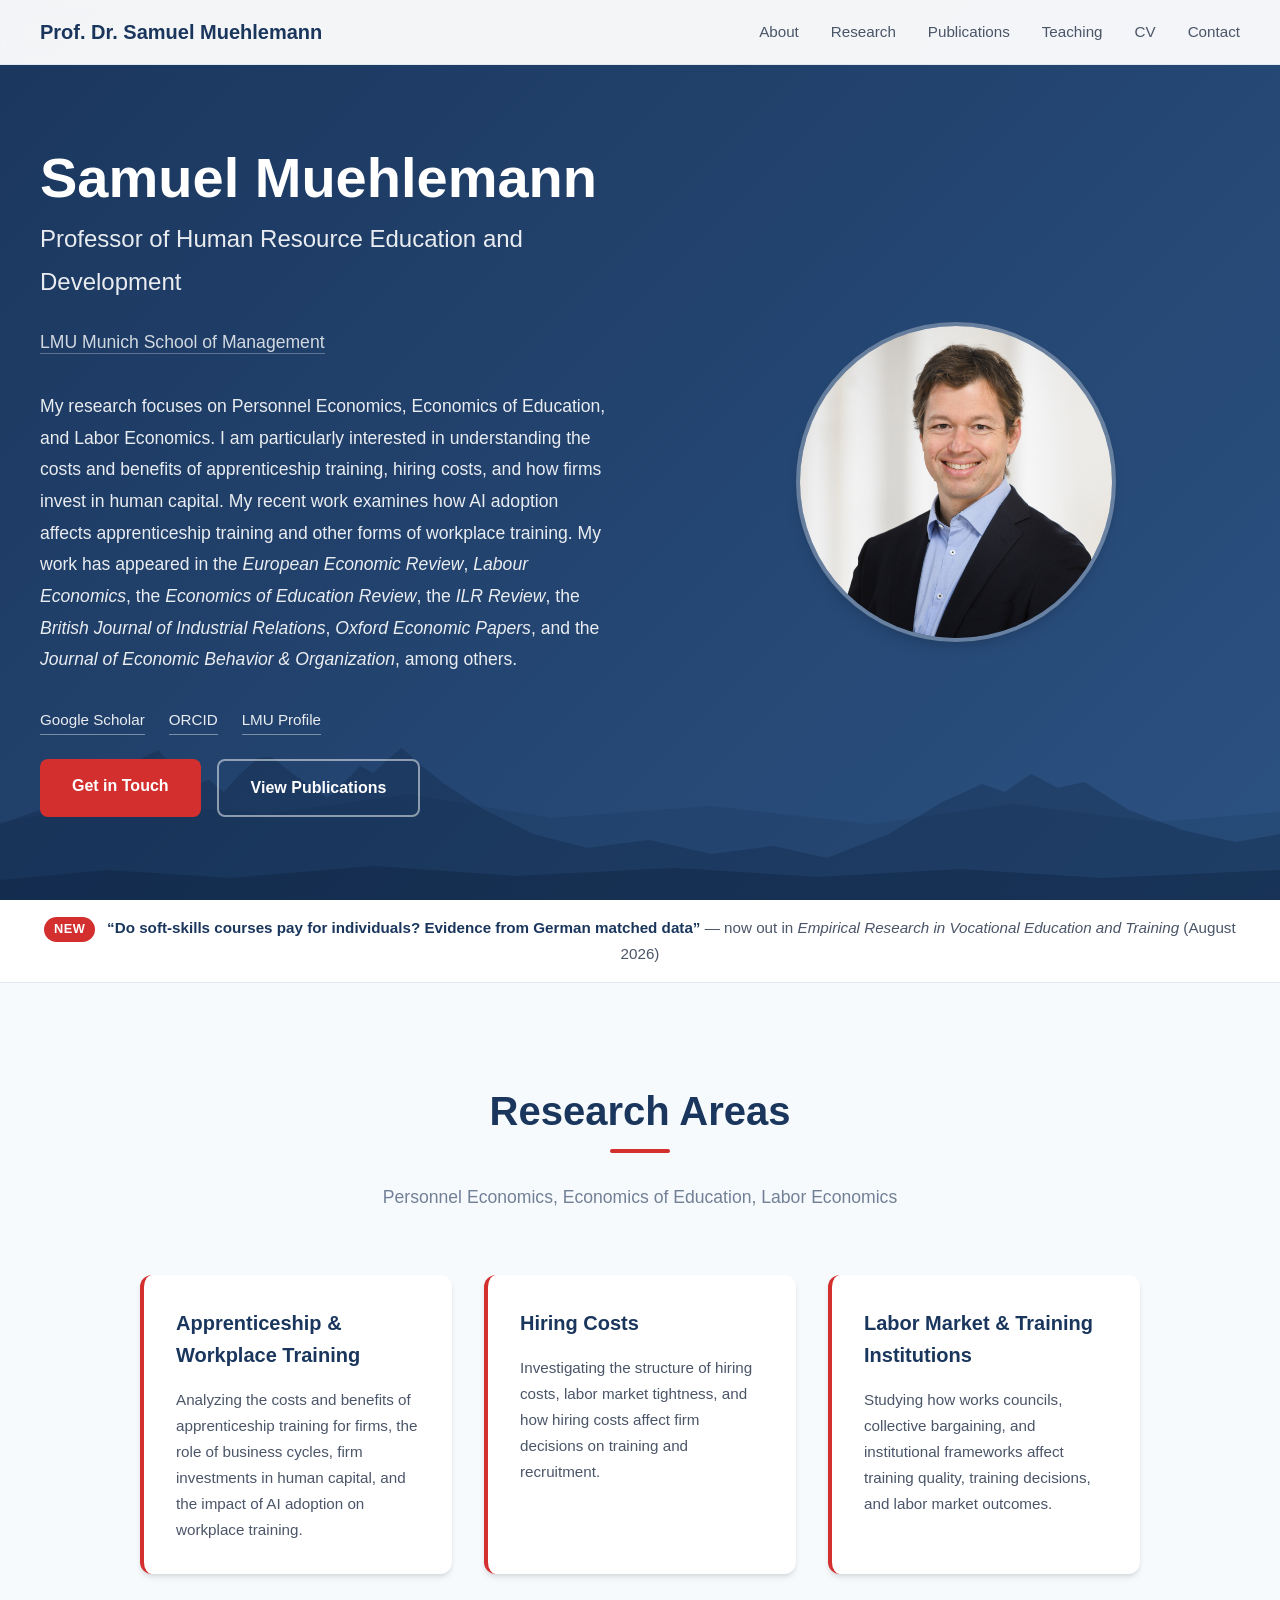
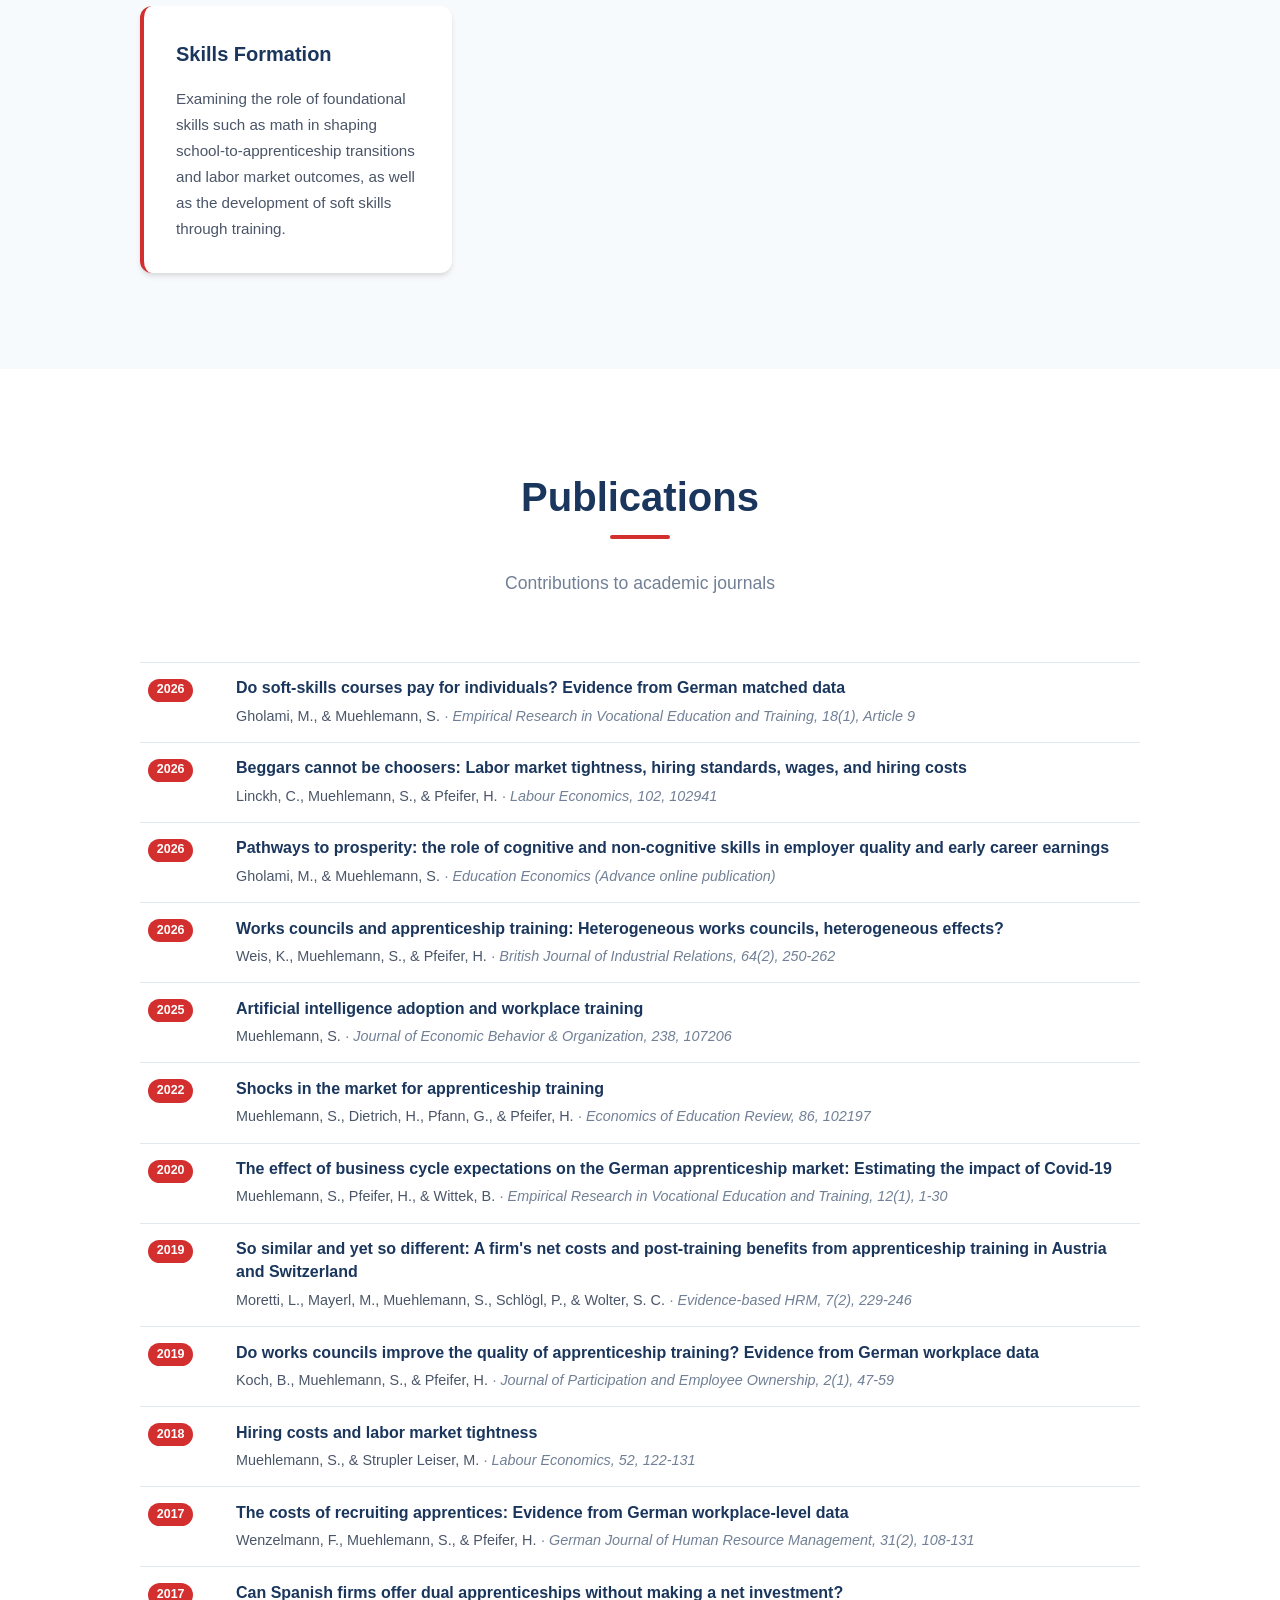
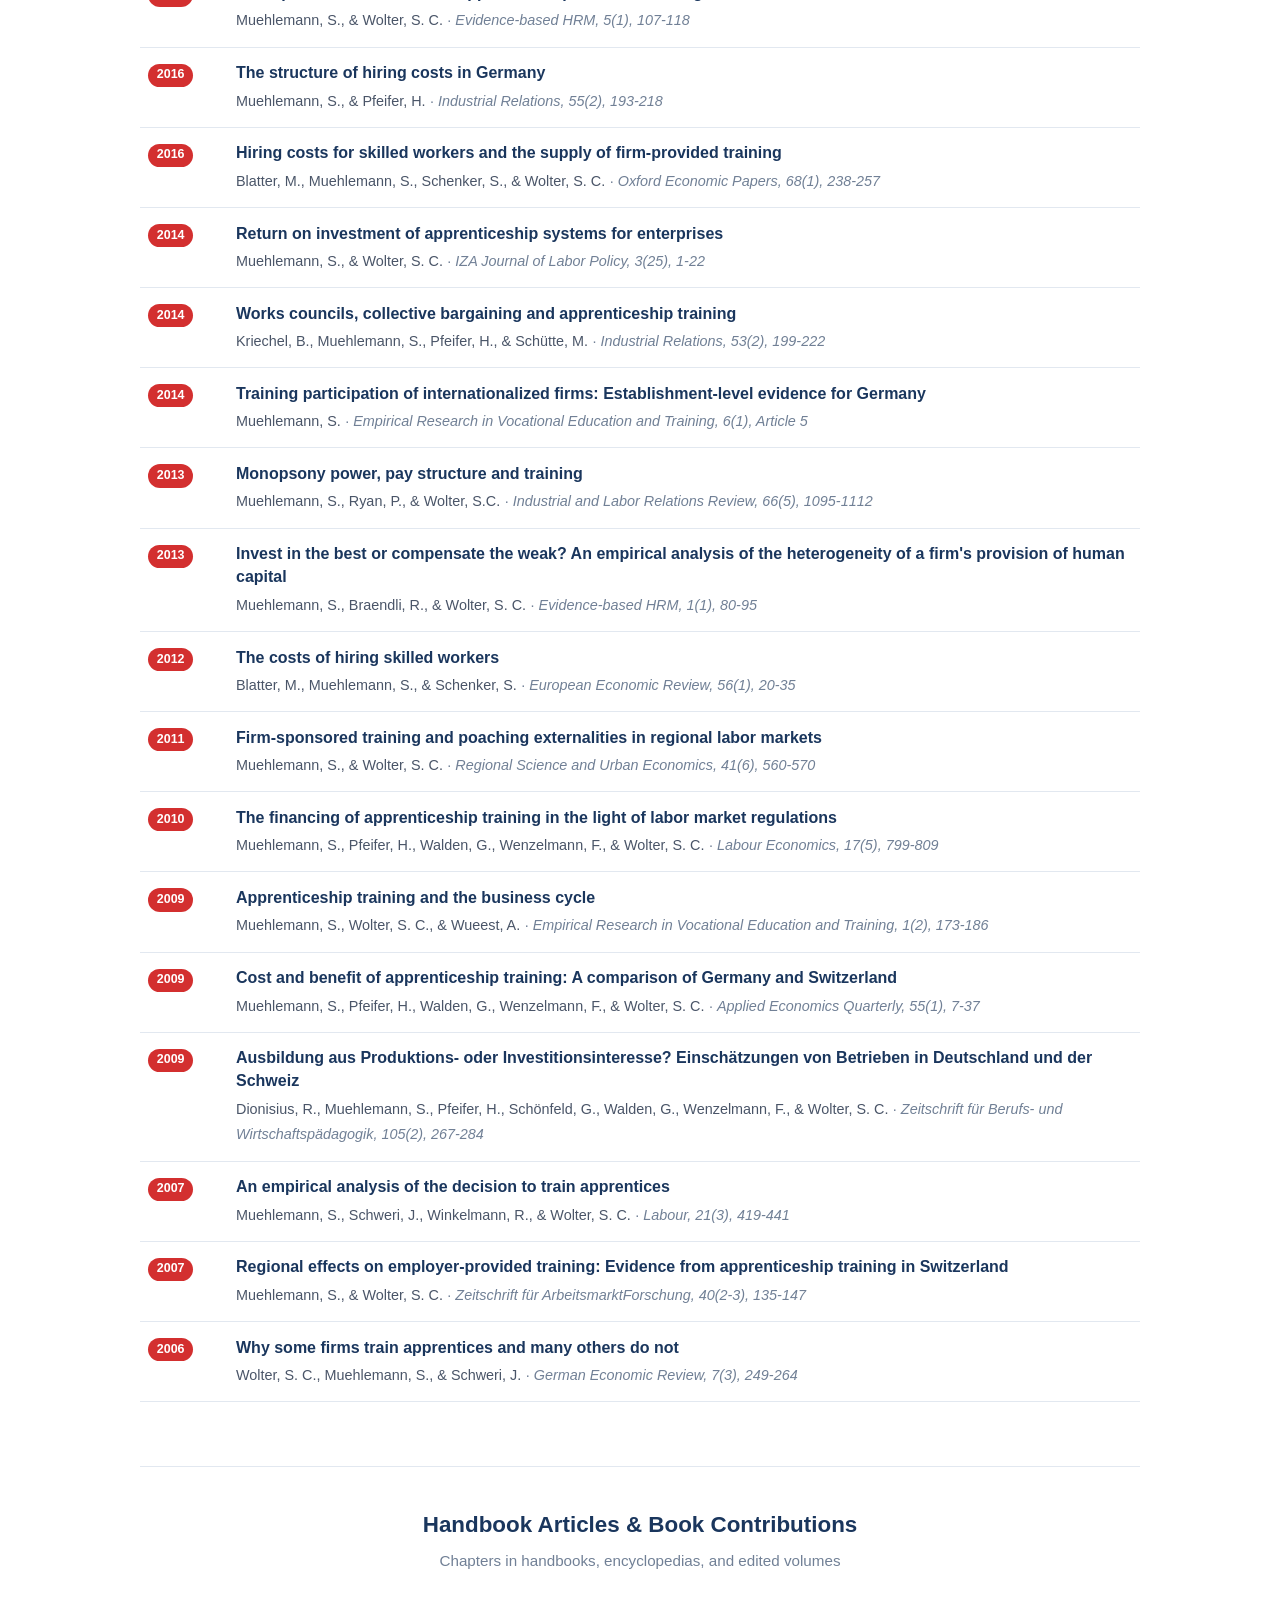
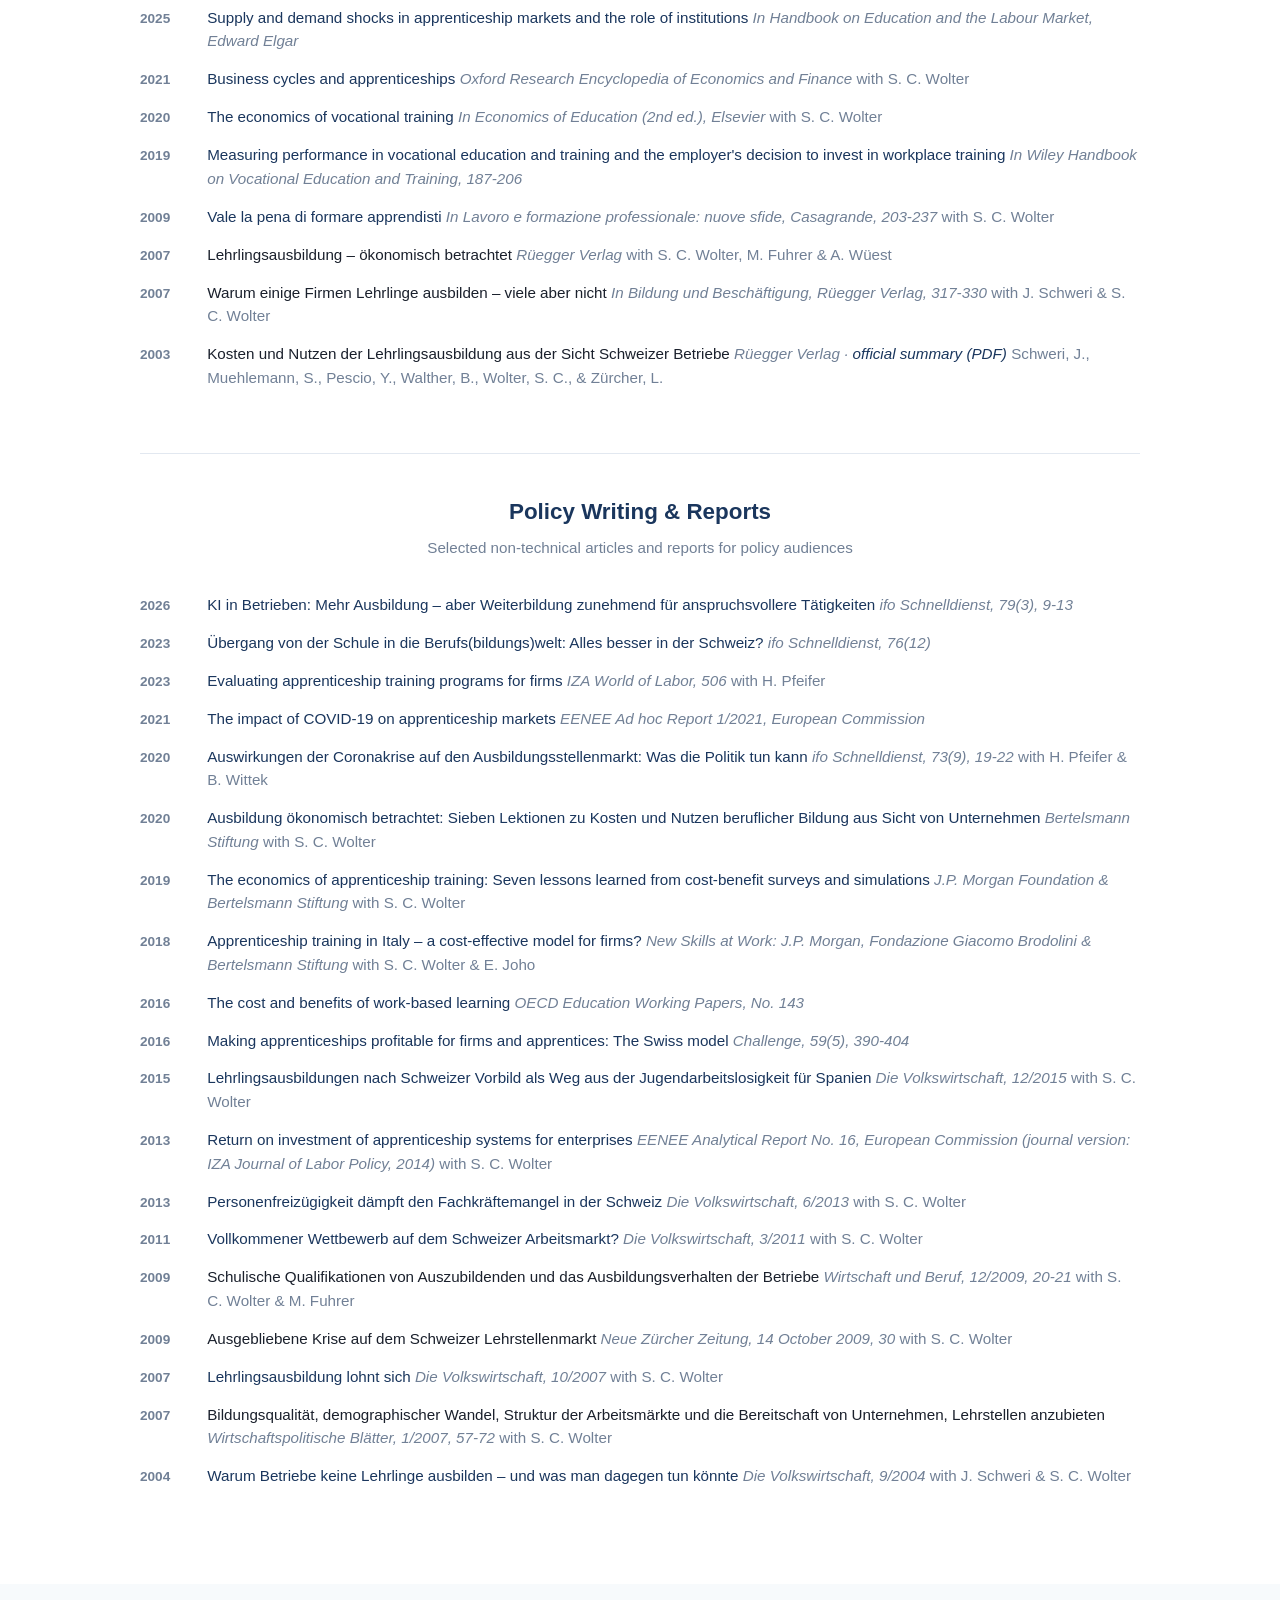
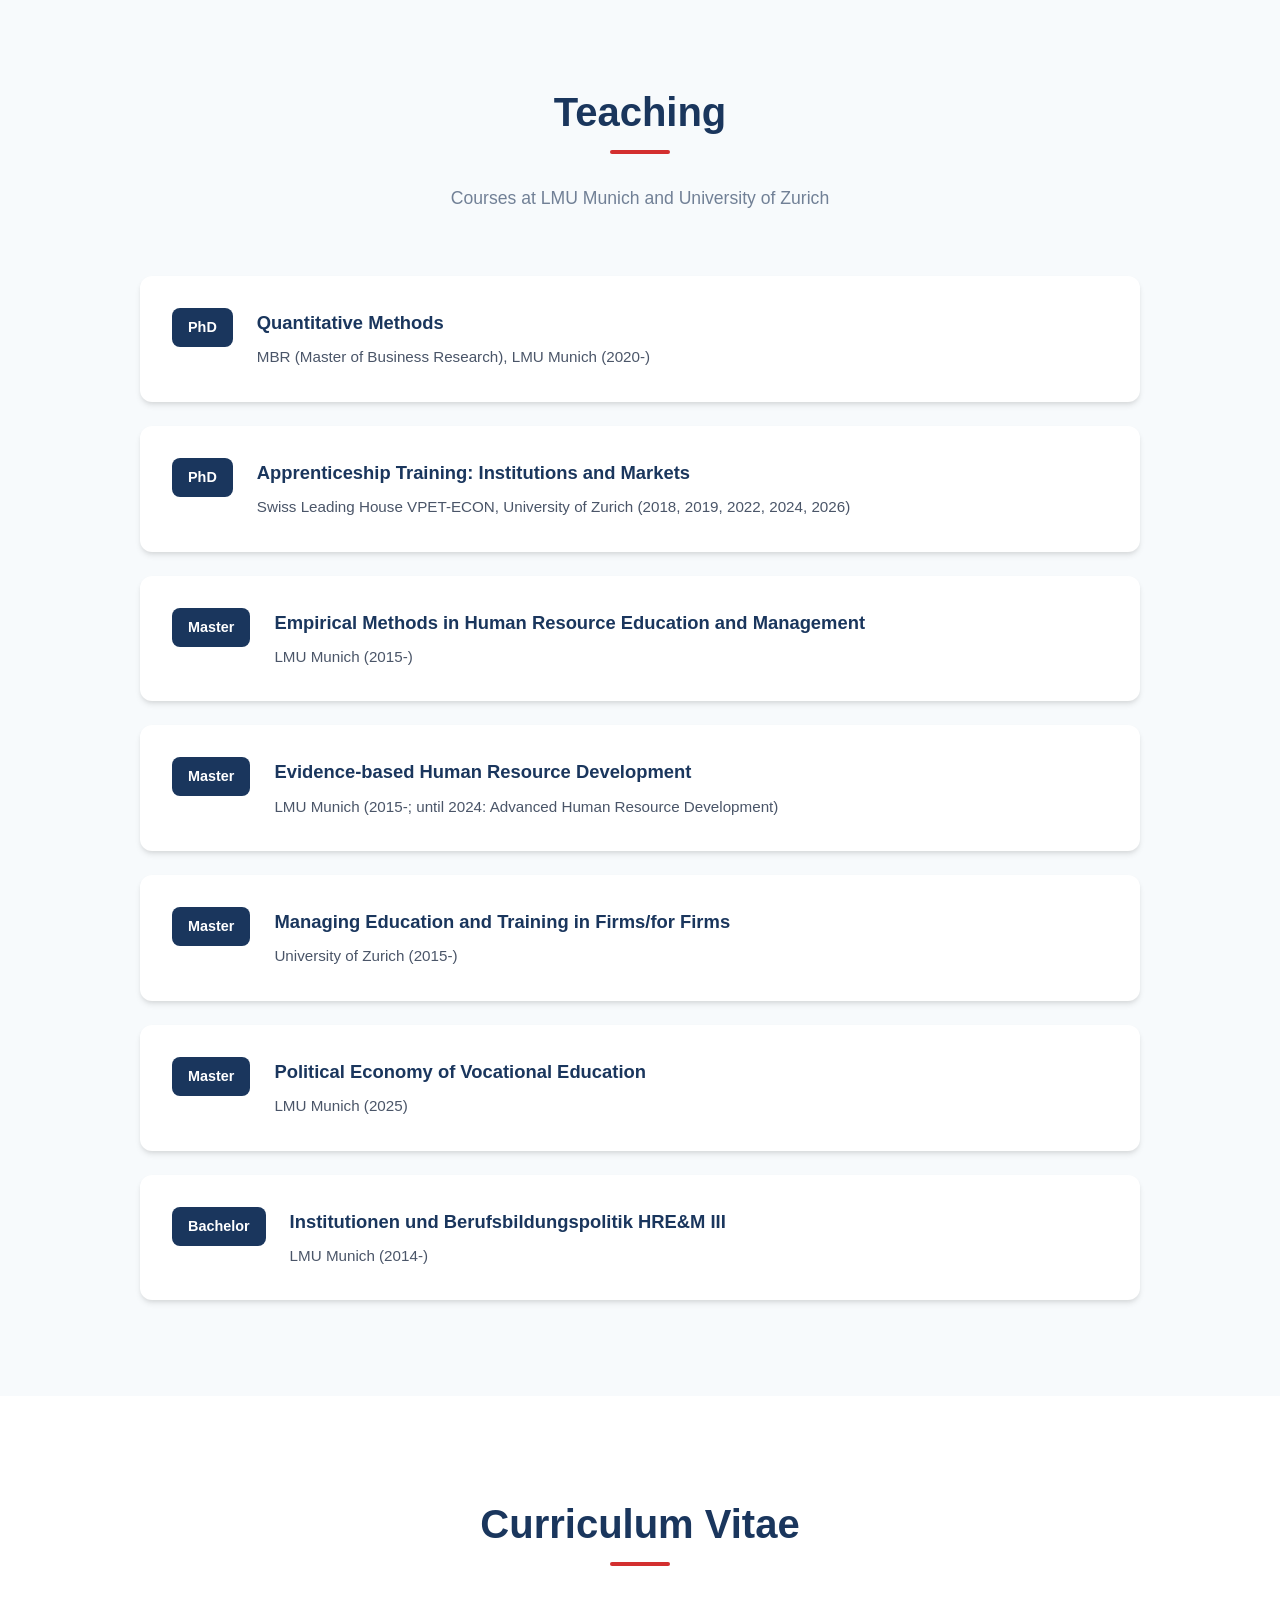
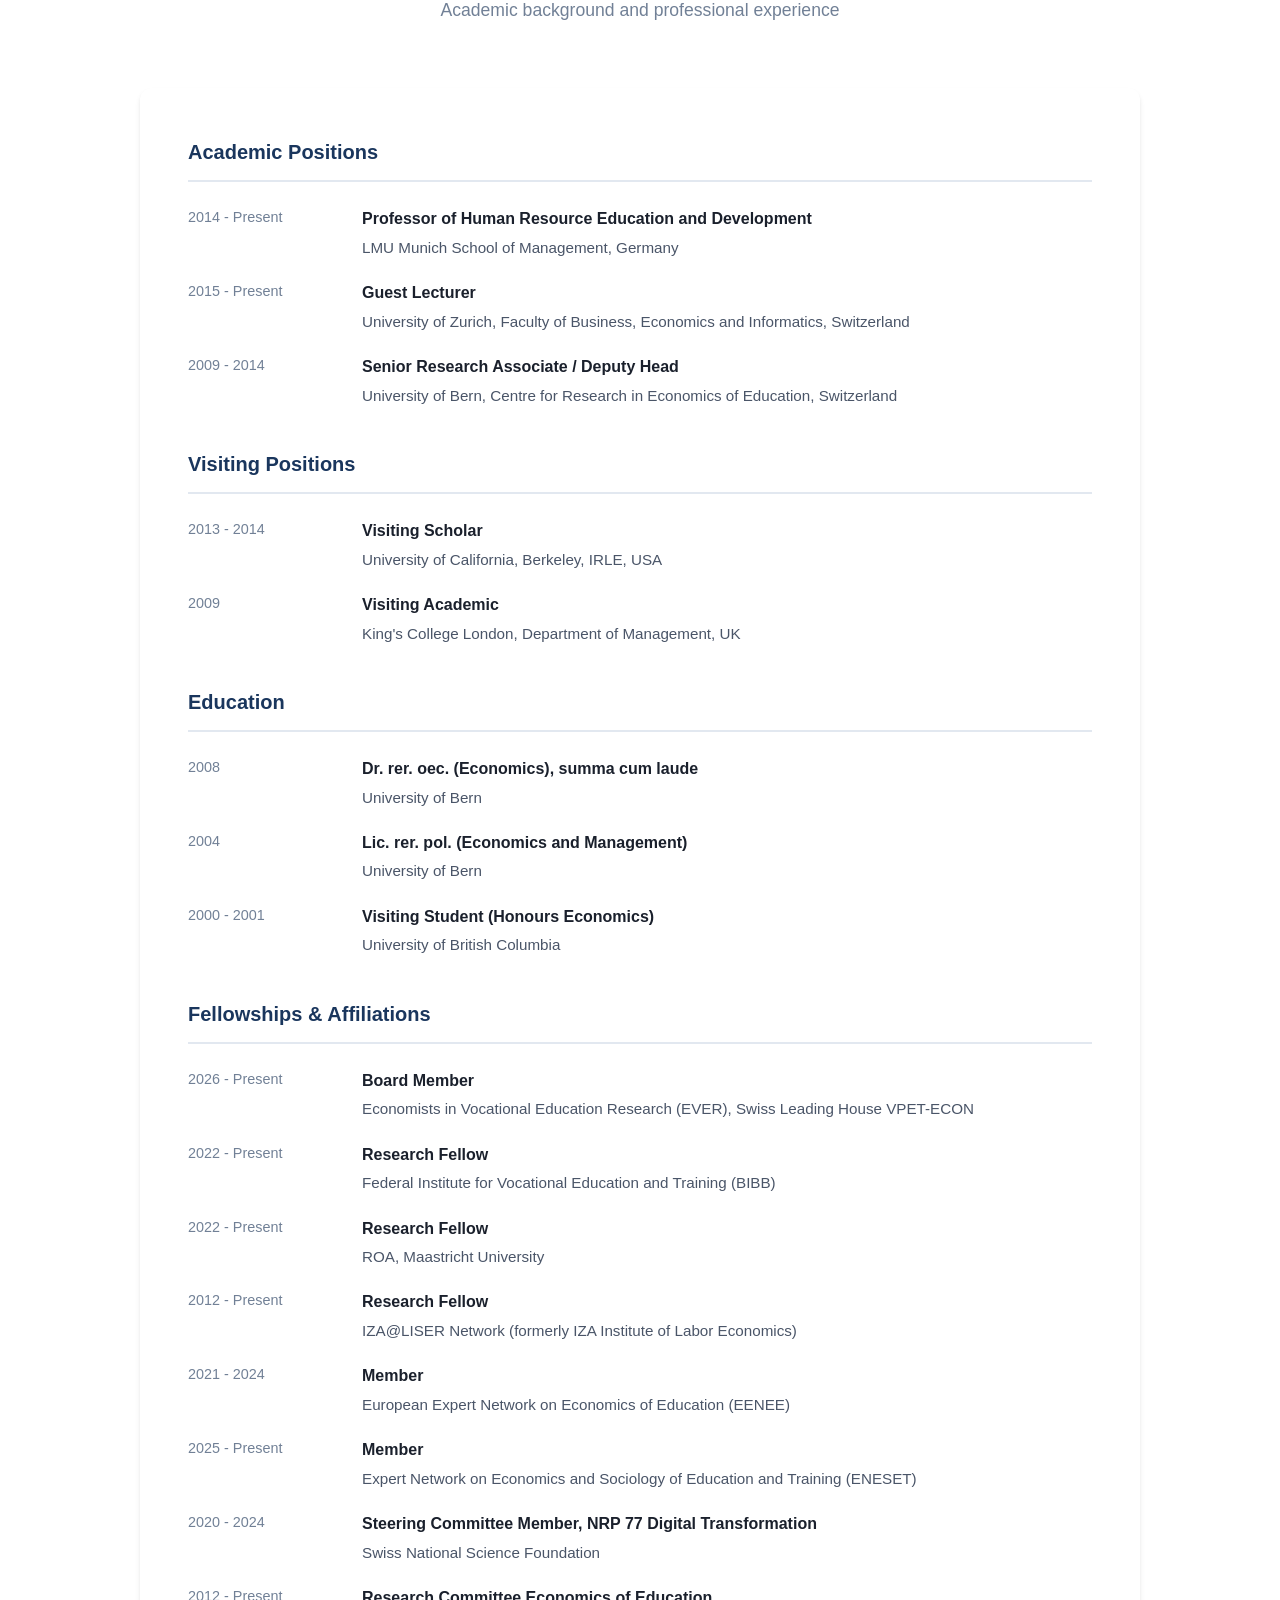
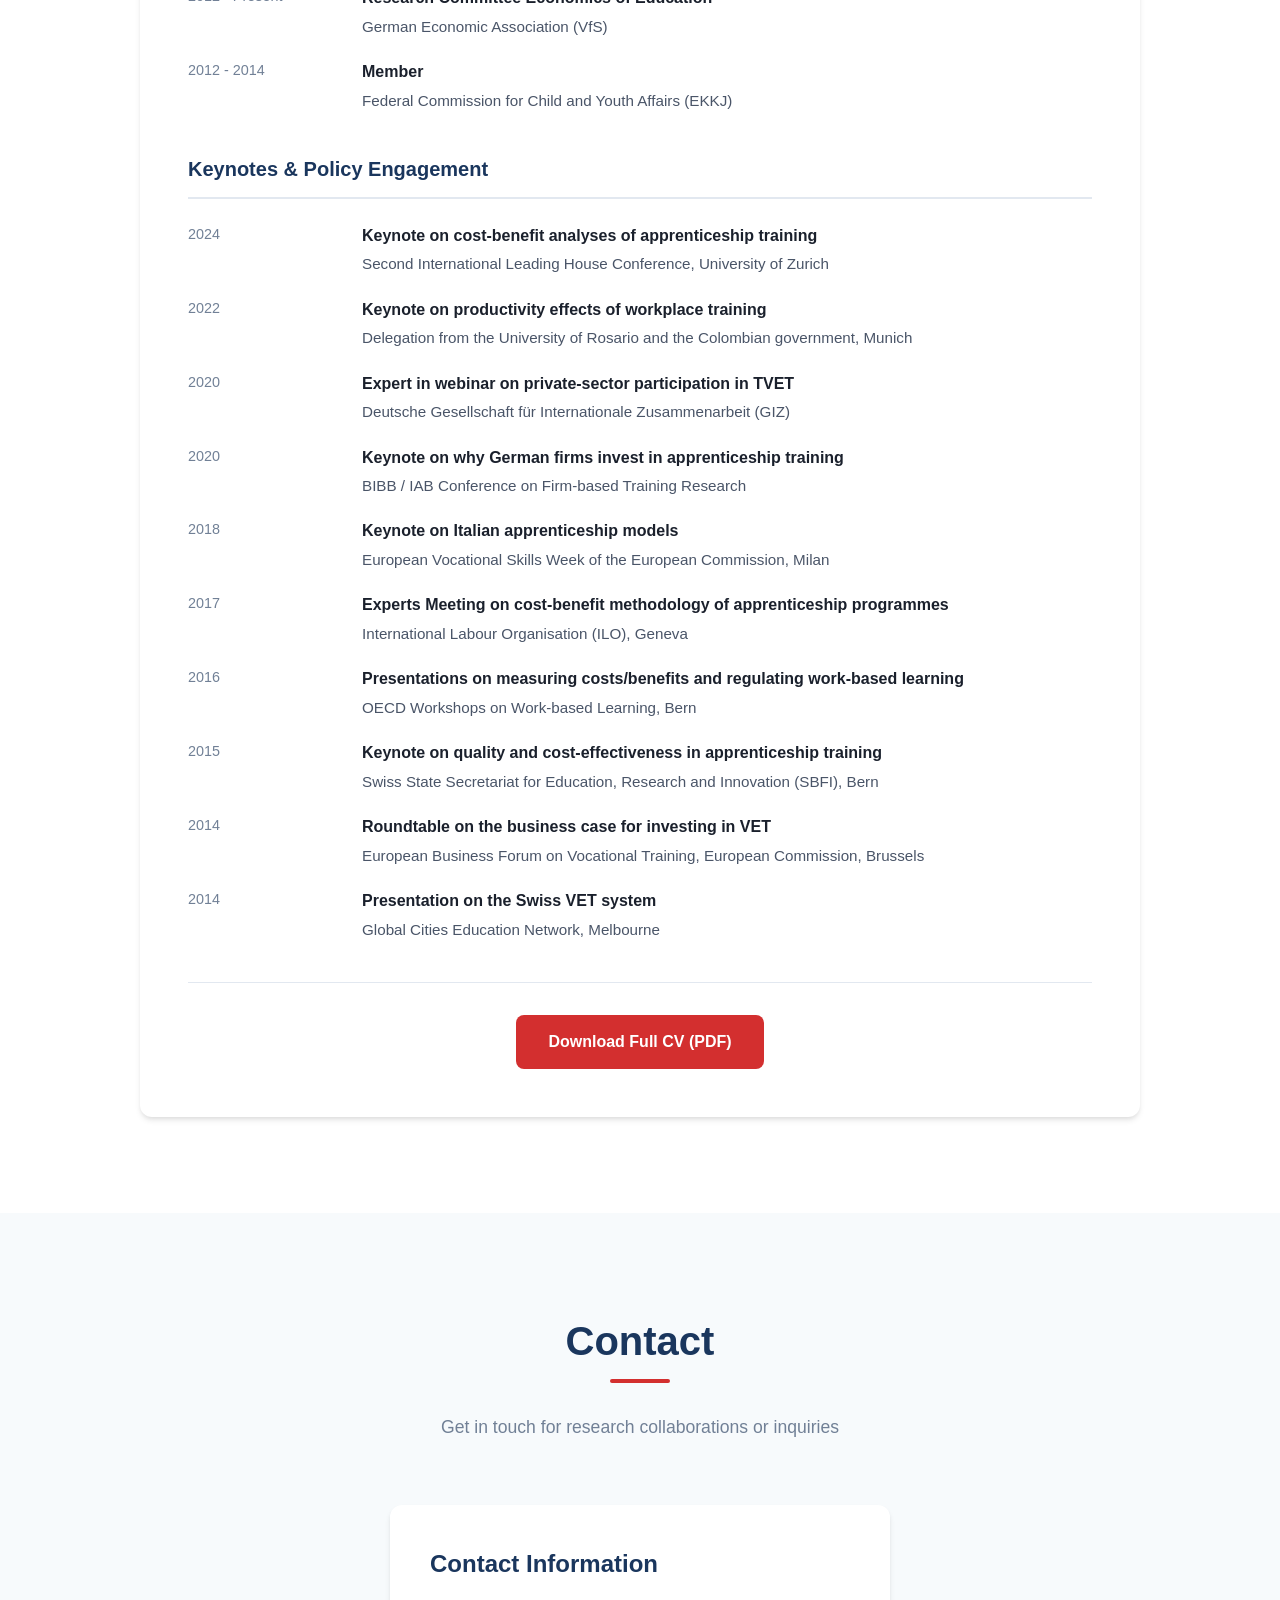
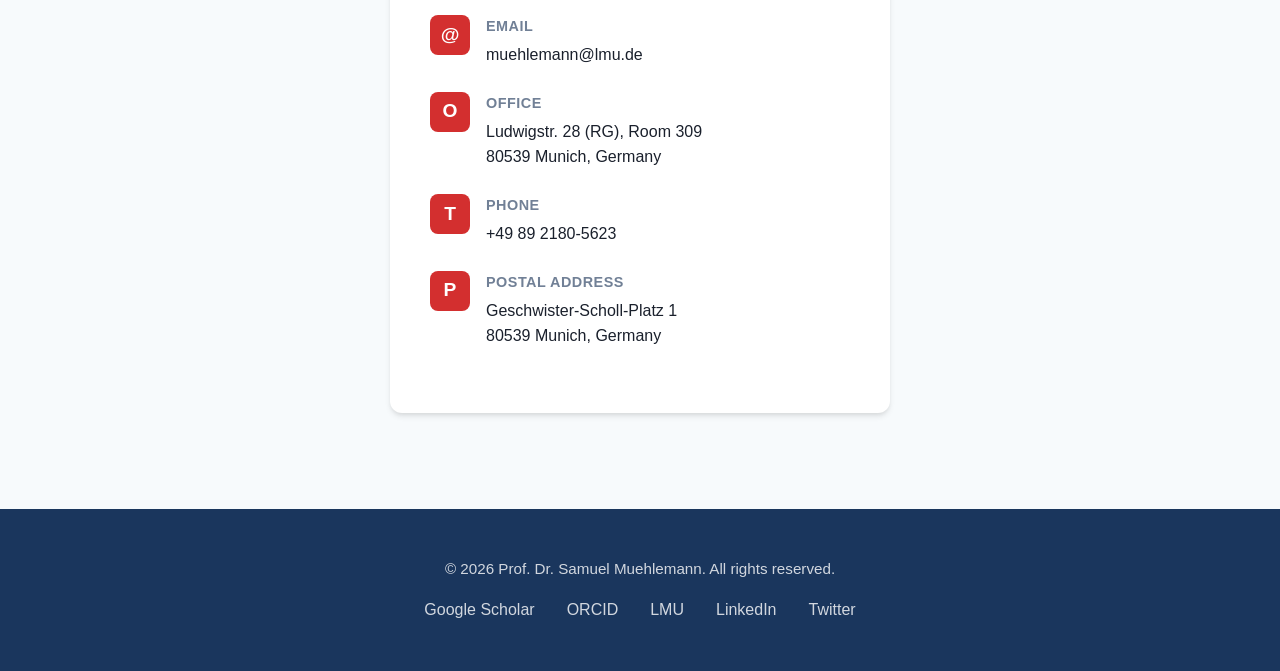
<file: index.html>
<!DOCTYPE html>
<html lang="en">
<head>
    <meta charset="UTF-8">
    <meta name="viewport" content="width=device-width, initial-scale=1.0">
    <title>Prof. Dr. Samuel Muehlemann | LMU Munich</title>
    <meta name="description" content="Professor of Human Resource Education and Development at LMU Munich School of Management. Research focus on Personnel Economics, Economics of Education, and Labor Economics.">
    <link rel="canonical" href="https://sam-muehlemann.github.io/">
    <meta property="og:type" content="website">
    <meta property="og:title" content="Prof. Dr. Samuel Muehlemann | LMU Munich">
    <meta property="og:description" content="Professor of Human Resource Education and Development at LMU Munich School of Management. Research focus on Personnel Economics, Economics of Education, and Labor Economics.">
    <meta property="og:url" content="https://sam-muehlemann.github.io/">
    <meta property="og:image" content="https://sam-muehlemann.github.io/photo_sm.jpeg">
    <meta name="twitter:card" content="summary">
    <link rel="icon" href="data:image/svg+xml,%3Csvg xmlns='http://www.w3.org/2000/svg' viewBox='0 0 64 64'%3E%3Crect width='64' height='64' rx='12' fill='%231a365d'/%3E%3Ctext x='32' y='42' font-family='-apple-system, Arial, sans-serif' font-size='26' font-weight='700' fill='white' text-anchor='middle'%3ESM%3C/text%3E%3C/svg%3E">
    <meta name="author" content="Samuel Muehlemann">
    <script type="application/ld+json">
    {
        "@context": "https://schema.org",
        "@type": "Person",
        "name": "Samuel Muehlemann",
        "alternateName": "Samuel Mühlemann",
        "honorificPrefix": "Prof. Dr.",
        "jobTitle": "Professor of Human Resource Education and Development",
        "worksFor": {
            "@type": "Organization",
            "name": "LMU Munich School of Management",
            "url": "https://www.som.lmu.de/en/"
        },
        "email": "mailto:muehlemann@lmu.de",
        "telephone": "+49 89 2180-5623",
        "address": {
            "@type": "PostalAddress",
            "streetAddress": "Geschwister-Scholl-Platz 1",
            "postalCode": "80539",
            "addressLocality": "Munich",
            "addressCountry": "DE"
        },
        "url": "https://sam-muehlemann.github.io/",
        "image": "https://sam-muehlemann.github.io/photo_sm.jpeg",
        "sameAs": [
            "https://www.som.lmu.de/wipaed/de/team/kontaktseite/samuel-muehlemann-30f8a8ae.html",
            "https://scholar.google.de/citations?user=mkNGu5kAAAAJ",
            "https://orcid.org/0000-0001-7361-6787",
            "https://www.linkedin.com/in/samuel-muehlemann-85598016",
            "https://twitter.com/SamMuehlemann"
        ],
        "knowsAbout": ["Personnel Economics", "Economics of Education", "Labor Economics"]
    }
    </script>
    <link rel="stylesheet" href="styles.css">
</head>
<body>
    <!-- Navigation -->
    <nav class="nav">
        <div class="nav-container">
            <div class="nav-logo">Prof. Dr. Samuel Muehlemann</div>
            <button class="nav-toggle" aria-label="Menu" aria-expanded="false" aria-controls="nav-links">
                <span></span>
                <span></span>
                <span></span>
            </button>
            <ul class="nav-links" id="nav-links">
                <li><a href="#about">About</a></li>
                <li><a href="#research">Research</a></li>
                <li><a href="#publications">Publications</a></li>
                <li><a href="#teaching">Teaching</a></li>
                <li><a href="#cv">CV</a></li>
                <li><a href="#contact">Contact</a></li>
            </ul>
        </div>
    </nav>

    <!-- Hero Section -->
    <section id="about" class="hero">
        <div class="hero-container">
            <div class="hero-content">
                <h1>Samuel Muehlemann</h1>
                <p class="title">Professor of Human Resource Education and Development</p>
                <p class="affiliation"><a href="https://www.som.lmu.de/en/" target="_blank" rel="noopener">LMU Munich School of Management</a></p>
                <p>
                    My research focuses on Personnel Economics, Economics of Education, and Labor Economics.
                    I am particularly interested in understanding the costs and benefits of apprenticeship training,
                    hiring costs, and how firms invest in human capital. My recent work examines how
                    AI adoption affects apprenticeship training and other forms of workplace training.
                    My work has appeared in the <em>European Economic Review</em>, <em>Labour Economics</em>,
                    the <em>Economics of Education Review</em>, the <em>ILR Review</em>,
                    the <em>British Journal of Industrial Relations</em>, <em>Oxford Economic Papers</em>,
                    and the <em>Journal of Economic Behavior &amp; Organization</em>, among others.
                </p>
                <div class="hero-links">
                    <a href="https://scholar.google.de/citations?user=mkNGu5kAAAAJ&hl=de" target="_blank" rel="noopener">Google Scholar</a>
                    <a href="https://orcid.org/0000-0001-7361-6787" target="_blank" rel="noopener">ORCID</a>
                    <a href="https://www.som.lmu.de/wipaed/de/team/kontaktseite/samuel-muehlemann-30f8a8ae.html" target="_blank" rel="noopener">LMU Profile</a>
                </div>
                <div class="hero-buttons">
                    <a href="#contact" class="btn btn-primary">Get in Touch</a>
                    <a href="#publications" class="btn btn-secondary">View Publications</a>
                </div>
            </div>
            <div class="hero-image">
                <img src="photo_sm.jpeg" alt="Prof. Dr. Samuel Muehlemann" class="profile-photo" width="320" height="320">
            </div>
        </div>
    </section>

    <!-- News -->
    <div class="news-bar">
        <span class="news-label">New</span>
        <a href="https://doi.org/10.1186/s40461-026-00210-1" target="_blank" rel="noopener">
            &ldquo;Do soft-skills courses pay for individuals? Evidence from German matched data&rdquo;
        </a>
        &mdash; now out in <em>Empirical Research in Vocational Education and Training</em> (August 2026)
    </div>

    <!-- Research Section -->
    <section id="research" class="section section-alt">
        <div class="section-container">
            <div class="section-header">
                <h2>Research Areas</h2>
                <p>Personnel Economics, Economics of Education, Labor Economics</p>
            </div>
            <div class="research-grid">
                <div class="research-card">
                    <h3>Apprenticeship & Workplace Training</h3>
                    <p>
                        Analyzing the costs and benefits of apprenticeship training for firms,
                        the role of business cycles, firm investments in human capital, and the
                        impact of AI adoption on workplace training.
                    </p>
                </div>
                <div class="research-card">
                    <h3>Hiring Costs</h3>
                    <p>
                        Investigating the structure of hiring costs, labor market tightness,
                        and how hiring costs affect firm decisions on training and recruitment.
                    </p>
                </div>
                <div class="research-card">
                    <h3>Labor Market & Training Institutions</h3>
                    <p>
                        Studying how works councils, collective bargaining, and institutional
                        frameworks affect training quality, training decisions, and labor market outcomes.
                    </p>
                </div>
                <div class="research-card">
                    <h3>Skills Formation</h3>
                    <p>
                        Examining the role of foundational skills such as math in shaping school-to-apprenticeship
                        transitions and labor market outcomes, as well as the development of soft skills through training.
                    </p>
                </div>
            </div>
        </div>
    </section>

    <!-- Publications Section -->
    <section id="publications" class="section">
        <div class="section-container">
            <div class="section-header">
                <h2>Publications</h2>
                <p>Contributions to academic journals</p>
            </div>
            <div class="publications-list">
                <div class="publication-item">
                    <span class="year">2026</span>
                    <h4>
                        <a href="https://doi.org/10.1186/s40461-026-00210-1" target="_blank" rel="noopener">
                            Do soft-skills courses pay for individuals? Evidence from German matched data
                        </a>
                    </h4>
                    <p class="authors">Gholami, M., & Muehlemann, S.</p>
                    <p class="journal">Empirical Research in Vocational Education and Training, 18(1), Article 9</p>
                </div>
                <div class="publication-item">
                    <span class="year">2026</span>
                    <h4>
                        <a href="https://doi.org/10.1016/j.labeco.2026.102941" target="_blank" rel="noopener">
                            Beggars cannot be choosers: Labor market tightness, hiring standards, wages, and hiring costs
                        </a>
                    </h4>
                    <p class="authors">Linckh, C., Muehlemann, S., & Pfeifer, H.</p>
                    <p class="journal">Labour Economics, 102, 102941</p>
                </div>
                <div class="publication-item">
                    <span class="year">2026</span>
                    <h4>
                        <a href="https://www.tandfonline.com/doi/full/10.1080/09645292.2026.2664425" target="_blank" rel="noopener">
                            Pathways to prosperity: the role of cognitive and non-cognitive skills in employer quality and early career earnings
                        </a>
                    </h4>
                    <p class="authors">Gholami, M., & Muehlemann, S.</p>
                    <p class="journal">Education Economics (Advance online publication)</p>
                </div>
                <div class="publication-item">
                    <span class="year">2026</span>
                    <h4>
                        <a href="https://doi.org/10.1111/bjir.70030" target="_blank" rel="noopener">
                            Works councils and apprenticeship training: Heterogeneous works councils, heterogeneous effects?
                        </a>
                    </h4>
                    <p class="authors">Weis, K., Muehlemann, S., & Pfeifer, H.</p>
                    <p class="journal">British Journal of Industrial Relations, 64(2), 250-262</p>
                </div>
                <div class="publication-item">
                    <span class="year">2025</span>
                    <h4>
                        <a href="https://doi.org/10.1016/j.jebo.2025.107206" target="_blank" rel="noopener">
                            Artificial intelligence adoption and workplace training
                        </a>
                    </h4>
                    <p class="authors">Muehlemann, S.</p>
                    <p class="journal">Journal of Economic Behavior & Organization, 238, 107206</p>
                </div>
                <div class="publication-item">
                    <span class="year">2022</span>
                    <h4>
                        <a href="https://doi.org/10.1016/j.econedurev.2021.102197" target="_blank" rel="noopener">
                            Shocks in the market for apprenticeship training
                        </a>
                    </h4>
                    <p class="authors">Muehlemann, S., Dietrich, H., Pfann, G., & Pfeifer, H.</p>
                    <p class="journal">Economics of Education Review, 86, 102197</p>
                </div>
                <div class="publication-item">
                    <span class="year">2020</span>
                    <h4>
                        <a href="https://doi.org/10.1186/s40461-020-00094-9" target="_blank" rel="noopener">
                            The effect of business cycle expectations on the German apprenticeship market: Estimating the impact of Covid-19
                        </a>
                    </h4>
                    <p class="authors">Muehlemann, S., Pfeifer, H., & Wittek, B.</p>
                    <p class="journal">Empirical Research in Vocational Education and Training, 12(1), 1-30</p>
                </div>
                <div class="publication-item">
                    <span class="year">2019</span>
                    <h4>
                        <a href="https://doi.org/10.1108/EBHRM-08-2018-0047" target="_blank" rel="noopener">
                            So similar and yet so different: A firm's net costs and post-training benefits from apprenticeship training in Austria and Switzerland
                        </a>
                    </h4>
                    <p class="authors">Moretti, L., Mayerl, M., Muehlemann, S., Schlögl, P., & Wolter, S. C.</p>
                    <p class="journal">Evidence-based HRM, 7(2), 229-246</p>
                </div>
                <div class="publication-item">
                    <span class="year">2019</span>
                    <h4>
                        <a href="https://doi.org/10.1108/JPEO-12-2017-0009" target="_blank" rel="noopener">
                            Do works councils improve the quality of apprenticeship training? Evidence from German workplace data
                        </a>
                    </h4>
                    <p class="authors">Koch, B., Muehlemann, S., & Pfeifer, H.</p>
                    <p class="journal">Journal of Participation and Employee Ownership, 2(1), 47-59</p>
                </div>
                <div class="publication-item">
                    <span class="year">2018</span>
                    <h4>
                        <a href="https://doi.org/10.1016/j.labeco.2018.04.010" target="_blank" rel="noopener">
                            Hiring costs and labor market tightness
                        </a>
                    </h4>
                    <p class="authors">Muehlemann, S., & Strupler Leiser, M.</p>
                    <p class="journal">Labour Economics, 52, 122-131</p>
                </div>
                <div class="publication-item">
                    <span class="year">2017</span>
                    <h4>
                        <a href="https://doi.org/10.1177/2397002216683863" target="_blank" rel="noopener">
                            The costs of recruiting apprentices: Evidence from German workplace-level data
                        </a>
                    </h4>
                    <p class="authors">Wenzelmann, F., Muehlemann, S., & Pfeifer, H.</p>
                    <p class="journal">German Journal of Human Resource Management, 31(2), 108-131</p>
                </div>
                <div class="publication-item">
                    <span class="year">2017</span>
                    <h4>
                        <a href="https://doi.org/10.1108/EBHRM-04-2016-0009" target="_blank" rel="noopener">
                            Can Spanish firms offer dual apprenticeships without making a net investment?
                        </a>
                    </h4>
                    <p class="authors">Muehlemann, S., & Wolter, S. C.</p>
                    <p class="journal">Evidence-based HRM, 5(1), 107-118</p>
                </div>
                <div class="publication-item">
                    <span class="year">2016</span>
                    <h4>
                        <a href="https://doi.org/10.1111/irel.12139" target="_blank" rel="noopener">
                            The structure of hiring costs in Germany
                        </a>
                    </h4>
                    <p class="authors">Muehlemann, S., & Pfeifer, H.</p>
                    <p class="journal">Industrial Relations, 55(2), 193-218</p>
                </div>
                <div class="publication-item">
                    <span class="year">2016</span>
                    <h4>
                        <a href="https://doi.org/10.1093/oep/gpv050" target="_blank" rel="noopener">
                            Hiring costs for skilled workers and the supply of firm-provided training
                        </a>
                    </h4>
                    <p class="authors">Blatter, M., Muehlemann, S., Schenker, S., & Wolter, S. C.</p>
                    <p class="journal">Oxford Economic Papers, 68(1), 238-257</p>
                </div>
                <div class="publication-item">
                    <span class="year">2014</span>
                    <h4>
                        <a href="https://doi.org/10.1186/2193-9004-3-25" target="_blank" rel="noopener">
                            Return on investment of apprenticeship systems for enterprises
                        </a>
                    </h4>
                    <p class="authors">Muehlemann, S., & Wolter, S. C.</p>
                    <p class="journal">IZA Journal of Labor Policy, 3(25), 1-22</p>
                </div>
                <div class="publication-item">
                    <span class="year">2014</span>
                    <h4>
                        <a href="https://doi.org/10.1111/irel.12061" target="_blank" rel="noopener">
                            Works councils, collective bargaining and apprenticeship training
                        </a>
                    </h4>
                    <p class="authors">Kriechel, B., Muehlemann, S., Pfeifer, H., & Schütte, M.</p>
                    <p class="journal">Industrial Relations, 53(2), 199-222</p>
                </div>
                <div class="publication-item">
                    <span class="year">2014</span>
                    <h4>
                        <a href="https://doi.org/10.1186/s40461-014-0005-1" target="_blank" rel="noopener">
                            Training participation of internationalized firms: Establishment-level evidence for Germany
                        </a>
                    </h4>
                    <p class="authors">Muehlemann, S.</p>
                    <p class="journal">Empirical Research in Vocational Education and Training, 6(1), Article 5</p>
                </div>
                <div class="publication-item">
                    <span class="year">2013</span>
                    <h4>
                        <a href="https://doi.org/10.1177/001979391306600504" target="_blank" rel="noopener">
                            Monopsony power, pay structure and training
                        </a>
                    </h4>
                    <p class="authors">Muehlemann, S., Ryan, P., & Wolter, S.C.</p>
                    <p class="journal">Industrial and Labor Relations Review, 66(5), 1095-1112</p>
                </div>
                <div class="publication-item">
                    <span class="year">2013</span>
                    <h4>
                        <a href="https://doi.org/10.1108/20493981311318629" target="_blank" rel="noopener">
                            Invest in the best or compensate the weak? An empirical analysis of the heterogeneity of a firm's provision of human capital
                        </a>
                    </h4>
                    <p class="authors">Muehlemann, S., Braendli, R., & Wolter, S. C.</p>
                    <p class="journal">Evidence-based HRM, 1(1), 80-95</p>
                </div>
                <div class="publication-item">
                    <span class="year">2012</span>
                    <h4>
                        <a href="https://doi.org/10.1016/j.euroecorev.2011.08.001" target="_blank" rel="noopener">
                            The costs of hiring skilled workers
                        </a>
                    </h4>
                    <p class="authors">Blatter, M., Muehlemann, S., & Schenker, S.</p>
                    <p class="journal">European Economic Review, 56(1), 20-35</p>
                </div>
                <div class="publication-item">
                    <span class="year">2011</span>
                    <h4>
                        <a href="https://doi.org/10.1016/j.regsciurbeco.2011.04.003" target="_blank" rel="noopener">
                            Firm-sponsored training and poaching externalities in regional labor markets
                        </a>
                    </h4>
                    <p class="authors">Muehlemann, S., & Wolter, S. C.</p>
                    <p class="journal">Regional Science and Urban Economics, 41(6), 560-570</p>
                </div>
                <div class="publication-item">
                    <span class="year">2010</span>
                    <h4>
                        <a href="https://doi.org/10.1016/j.labeco.2010.04.006" target="_blank" rel="noopener">
                            The financing of apprenticeship training in the light of labor market regulations
                        </a>
                    </h4>
                    <p class="authors">Muehlemann, S., Pfeifer, H., Walden, G., Wenzelmann, F., & Wolter, S. C.</p>
                    <p class="journal">Labour Economics, 17(5), 799-809</p>
                </div>
                <div class="publication-item">
                    <span class="year">2009</span>
                    <h4>
                        <a href="https://doi.org/10.1007/BF03546485" target="_blank" rel="noopener">
                            Apprenticeship training and the business cycle
                        </a>
                    </h4>
                    <p class="authors">Muehlemann, S., Wolter, S. C., & Wueest, A.</p>
                    <p class="journal">Empirical Research in Vocational Education and Training, 1(2), 173-186</p>
                </div>
                <div class="publication-item">
                    <span class="year">2009</span>
                    <h4>
                        <a href="https://doi.org/10.3790/aeq.55.1.7" target="_blank" rel="noopener">
                            Cost and benefit of apprenticeship training: A comparison of Germany and Switzerland
                        </a>
                    </h4>
                    <p class="authors">Muehlemann, S., Pfeifer, H., Walden, G., Wenzelmann, F., & Wolter, S. C.</p>
                    <p class="journal">Applied Economics Quarterly, 55(1), 7-37</p>
                </div>
                <div class="publication-item">
                    <span class="year">2009</span>
                    <h4>
                        <a href="https://doi.org/10.25162/zbw-2009-0016" target="_blank" rel="noopener">
                            Ausbildung aus Produktions- oder Investitionsinteresse? Einschätzungen von Betrieben in Deutschland und der Schweiz
                        </a>
                    </h4>
                    <p class="authors">Dionisius, R., Muehlemann, S., Pfeifer, H., Schönfeld, G., Walden, G., Wenzelmann, F., & Wolter, S. C.</p>
                    <p class="journal">Zeitschrift für Berufs- und Wirtschaftspädagogik, 105(2), 267-284</p>
                </div>
                <div class="publication-item">
                    <span class="year">2007</span>
                    <h4>
                        <a href="https://doi.org/10.1111/j.1467-9914.2007.00379.x" target="_blank" rel="noopener">
                            An empirical analysis of the decision to train apprentices
                        </a>
                    </h4>
                    <p class="authors">Muehlemann, S., Schweri, J., Winkelmann, R., & Wolter, S. C.</p>
                    <p class="journal">Labour, 21(3), 419-441</p>
                </div>
                <div class="publication-item">
                    <span class="year">2007</span>
                    <h4>
                        <a href="https://epub.ub.uni-muenchen.de/105339/" target="_blank" rel="noopener">
                            Regional effects on employer-provided training: Evidence from apprenticeship training in Switzerland
                        </a>
                    </h4>
                    <p class="authors">Muehlemann, S., & Wolter, S. C.</p>
                    <p class="journal">Zeitschrift für ArbeitsmarktForschung, 40(2-3), 135-147</p>
                </div>
                <div class="publication-item">
                    <span class="year">2006</span>
                    <h4>
                        <a href="https://doi.org/10.1111/j.1468-0475.2006.00155.x" target="_blank" rel="noopener">
                            Why some firms train apprentices and many others do not
                        </a>
                    </h4>
                    <p class="authors">Wolter, S. C., Muehlemann, S., & Schweri, J.</p>
                    <p class="journal">German Economic Review, 7(3), 249-264</p>
                </div>
            </div>

            <div class="policy-block">
                <h3>Handbook Articles & Book Contributions</h3>
                <p class="policy-intro">Chapters in handbooks, encyclopedias, and edited volumes</p>
                <ul class="policy-list">
                    <li>
                        <span class="p-year">2025</span>
                        <span><a href="https://doi.org/10.4337/9781803923987.00030" target="_blank" rel="noopener">Supply and demand shocks in apprenticeship markets and the role of institutions</a> <span class="p-outlet">In Handbook on Education and the Labour Market, Edward Elgar</span></span>
                    </li>
                    <li>
                        <span class="p-year">2021</span>
                        <span><a href="https://doi.org/10.1093/acrefore/9780190625979.013.655" target="_blank" rel="noopener">Business cycles and apprenticeships</a> <span class="p-outlet">Oxford Research Encyclopedia of Economics and Finance</span> <span class="p-authors">with S. C. Wolter</span></span>
                    </li>
                    <li>
                        <span class="p-year">2020</span>
                        <span><a href="https://doi.org/10.1016/B978-0-12-815391-8.00040-9" target="_blank" rel="noopener">The economics of vocational training</a> <span class="p-outlet">In Economics of Education (2nd ed.), Elsevier</span> <span class="p-authors">with S. C. Wolter</span></span>
                    </li>
                    <li>
                        <span class="p-year">2019</span>
                        <span><a href="https://doi.org/10.1002/9781119098713.ch10" target="_blank" rel="noopener">Measuring performance in vocational education and training and the employer's decision to invest in workplace training</a> <span class="p-outlet">In Wiley Handbook on Vocational Education and Training, 187-206</span></span>
                    </li>
                    <li>
                        <span class="p-year">2009</span>
                        <span><a href="https://www.edizionicasagrande.com/libri_dett.php?id=2166" target="_blank" rel="noopener">Vale la pena di formare apprendisti</a> <span class="p-outlet">In Lavoro e formazione professionale: nuove sfide, Casagrande, 203-237</span> <span class="p-authors">with S. C. Wolter</span></span>
                    </li>
                    <li>
                        <span class="p-year">2007</span>
                        <span>Lehrlingsausbildung – ökonomisch betrachtet <span class="p-outlet">Rüegger Verlag</span> <span class="p-authors">with S. C. Wolter, M. Fuhrer & A. Wüest</span></span>
                    </li>
                    <li>
                        <span class="p-year">2007</span>
                        <span>Warum einige Firmen Lehrlinge ausbilden – viele aber nicht <span class="p-outlet">In Bildung und Beschäftigung, Rüegger Verlag, 317-330</span> <span class="p-authors">with J. Schweri & S. C. Wolter</span></span>
                    </li>
                    <li>
                        <span class="p-year">2003</span>
                        <span>Kosten und Nutzen der Lehrlingsausbildung aus der Sicht Schweizer Betriebe <span class="p-outlet">Rüegger Verlag · <a href="https://edudoc.ch/record/13080/files/kosten-nutzen_d.pdf" target="_blank" rel="noopener">official summary (PDF)</a></span> <span class="p-authors">Schweri, J., Muehlemann, S., Pescio, Y., Walther, B., Wolter, S. C., & Zürcher, L.</span></span>
                    </li>
                </ul>
            </div>

            <div class="policy-block">
                <h3>Policy Writing & Reports</h3>
                <p class="policy-intro">Selected non-technical articles and reports for policy audiences</p>
                <ul class="policy-list">
                    <li>
                        <span class="p-year">2026</span>
                        <span><a href="https://www.ifo.de/publikationen/2026/aufsatz-zeitschrift/ki-in-betrieben" target="_blank" rel="noopener">KI in Betrieben: Mehr Ausbildung – aber Weiterbildung zunehmend für anspruchsvollere Tätigkeiten</a> <span class="p-outlet">ifo Schnelldienst, 79(3), 9-13</span></span>
                    </li>
                    <li>
                        <span class="p-year">2023</span>
                        <span><a href="https://www.ifo.de/en/publications/2023/article-journal/berufseinstieg-als-wachstumsfaktor-kompetenzen" target="_blank" rel="noopener">Übergang von der Schule in die Berufs(bildungs)welt: Alles besser in der Schweiz?</a> <span class="p-outlet">ifo Schnelldienst, 76(12)</span></span>
                    </li>
                    <li>
                        <span class="p-year">2023</span>
                        <span><a href="https://wol.iza.org/articles/evaluating-apprenticeship-training-programs-for-firms" target="_blank" rel="noopener">Evaluating apprenticeship training programs for firms</a> <span class="p-outlet">IZA World of Labor, 506</span> <span class="p-authors">with H. Pfeifer</span></span>
                    </li>
                    <li>
                        <span class="p-year">2021</span>
                        <span><a href="https://eenee.eu/en/resources/library/the-impact-of-covid-19-on-apprenticeship-markets/" target="_blank" rel="noopener">The impact of COVID-19 on apprenticeship markets</a> <span class="p-outlet">EENEE Ad hoc Report 1/2021, European Commission</span></span>
                    </li>
                    <li>
                        <span class="p-year">2020</span>
                        <span><a href="https://www.ifo.de/en/publications/2020/article-journal/school-closures-lack-apprenticeships-no-jobs-generation-without" target="_blank" rel="noopener">Auswirkungen der Coronakrise auf den Ausbildungsstellenmarkt: Was die Politik tun kann</a> <span class="p-outlet">ifo Schnelldienst, 73(9), 19-22</span> <span class="p-authors">with H. Pfeifer & B. Wittek</span></span>
                    </li>
                    <li>
                        <span class="p-year">2020</span>
                        <span><a href="https://www.bertelsmann-stiftung.de/en/publications/publication/did/ausbildung-oekonomisch-betrachtet" target="_blank" rel="noopener">Ausbildung ökonomisch betrachtet: Sieben Lektionen zu Kosten und Nutzen beruflicher Bildung aus Sicht von Unternehmen</a> <span class="p-outlet">Bertelsmann Stiftung</span> <span class="p-authors">with S. C. Wolter</span></span>
                    </li>
                    <li>
                        <span class="p-year">2019</span>
                        <span><a href="https://doi.org/10.11586/2019062" target="_blank" rel="noopener">The economics of apprenticeship training: Seven lessons learned from cost-benefit surveys and simulations</a> <span class="p-outlet">J.P. Morgan Foundation & Bertelsmann Stiftung</span> <span class="p-authors">with S. C. Wolter</span></span>
                    </li>
                    <li>
                        <span class="p-year">2018</span>
                        <span><a href="https://doi.org/10.11586/2018043" target="_blank" rel="noopener">Apprenticeship training in Italy – a cost-effective model for firms?</a> <span class="p-outlet">New Skills at Work: J.P. Morgan, Fondazione Giacomo Brodolini & Bertelsmann Stiftung</span> <span class="p-authors">with S. C. Wolter & E. Joho</span></span>
                    </li>
                    <li>
                        <span class="p-year">2016</span>
                        <span><a href="https://doi.org/10.1787/5jlpl4s6g0zv-en" target="_blank" rel="noopener">The cost and benefits of work-based learning</a> <span class="p-outlet">OECD Education Working Papers, No. 143</span></span>
                    </li>
                    <li>
                        <span class="p-year">2016</span>
                        <span><a href="https://doi.org/10.1080/05775132.2016.1226096" target="_blank" rel="noopener">Making apprenticeships profitable for firms and apprentices: The Swiss model</a> <span class="p-outlet">Challenge, 59(5), 390-404</span></span>
                    </li>
                    <li>
                        <span class="p-year">2015</span>
                        <span><a href="https://dievolkswirtschaft.ch/de/2015/12/lehrlingsausbildungen-nach-schweizer-vorbild-als-weg-aus-der-jugendarbeitslosigkeit-fuer-spanien/" target="_blank" rel="noopener">Lehrlingsausbildungen nach Schweizer Vorbild als Weg aus der Jugendarbeitslosigkeit für Spanien</a> <span class="p-outlet">Die Volkswirtschaft, 12/2015</span> <span class="p-authors">with S. C. Wolter</span></span>
                    </li>
                    <li>
                        <span class="p-year">2013</span>
                        <span><a href="https://doi.org/10.1186/2193-9004-3-25" target="_blank" rel="noopener">Return on investment of apprenticeship systems for enterprises</a> <span class="p-outlet">EENEE Analytical Report No. 16, European Commission (journal version: IZA Journal of Labor Policy, 2014)</span> <span class="p-authors">with S. C. Wolter</span></span>
                    </li>
                    <li>
                        <span class="p-year">2013</span>
                        <span><a href="https://dievolkswirtschaft.ch/de/2013/06/personenfreizuegigkeit-daempft-den-fachkraeftemangel-in-der-schweiz/" target="_blank" rel="noopener">Personenfreizügigkeit dämpft den Fachkräftemangel in der Schweiz</a> <span class="p-outlet">Die Volkswirtschaft, 6/2013</span> <span class="p-authors">with S. C. Wolter</span></span>
                    </li>
                    <li>
                        <span class="p-year">2011</span>
                        <span><a href="https://dievolkswirtschaft.ch/de/2011/03/vollkommener-wettbewerb-auf-dem-schweizer-arbeitsmarkt/" target="_blank" rel="noopener">Vollkommener Wettbewerb auf dem Schweizer Arbeitsmarkt?</a> <span class="p-outlet">Die Volkswirtschaft, 3/2011</span> <span class="p-authors">with S. C. Wolter</span></span>
                    </li>
                    <li>
                        <span class="p-year">2009</span>
                        <span>Schulische Qualifikationen von Auszubildenden und das Ausbildungsverhalten der Betriebe <span class="p-outlet">Wirtschaft und Beruf, 12/2009, 20-21</span> <span class="p-authors">with S. C. Wolter & M. Fuhrer</span></span>
                    </li>
                    <li>
                        <span class="p-year">2009</span>
                        <span>Ausgebliebene Krise auf dem Schweizer Lehrstellenmarkt <span class="p-outlet">Neue Zürcher Zeitung, 14 October 2009, 30</span> <span class="p-authors">with S. C. Wolter</span></span>
                    </li>
                    <li>
                        <span class="p-year">2007</span>
                        <span><a href="https://dievolkswirtschaft.ch/de/2007/10/muehlemann-5/" target="_blank" rel="noopener">Lehrlingsausbildung lohnt sich</a> <span class="p-outlet">Die Volkswirtschaft, 10/2007</span> <span class="p-authors">with S. C. Wolter</span></span>
                    </li>
                    <li>
                        <span class="p-year">2007</span>
                        <span>Bildungsqualität, demographischer Wandel, Struktur der Arbeitsmärkte und die Bereitschaft von Unternehmen, Lehrstellen anzubieten <span class="p-outlet">Wirtschaftspolitische Blätter, 1/2007, 57-72</span> <span class="p-authors">with S. C. Wolter</span></span>
                    </li>
                    <li>
                        <span class="p-year">2004</span>
                        <span><a href="https://dievolkswirtschaft.ch/de/2004/09/warum-betriebe-keine-lehrlinge-ausbilden-und-was-man-dagegen-tun-koennte/" target="_blank" rel="noopener">Warum Betriebe keine Lehrlinge ausbilden – und was man dagegen tun könnte</a> <span class="p-outlet">Die Volkswirtschaft, 9/2004</span> <span class="p-authors">with J. Schweri & S. C. Wolter</span></span>
                    </li>
                </ul>
            </div>
        </div>
    </section>

    <!-- Teaching Section -->
    <section id="teaching" class="section section-alt">
        <div class="section-container">
            <div class="section-header">
                <h2>Teaching</h2>
                <p>Courses at LMU Munich and University of Zurich</p>
            </div>
            <div class="teaching-list">
                <div class="teaching-item">
                    <span class="semester">PhD</span>
                    <div>
                        <h4>Quantitative Methods</h4>
                        <p>MBR (Master of Business Research), LMU Munich (2020-)</p>
                    </div>
                </div>
                <div class="teaching-item">
                    <span class="semester">PhD</span>
                    <div>
                        <h4>Apprenticeship Training: Institutions and Markets</h4>
                        <p>Swiss Leading House VPET-ECON, University of Zurich (2018, 2019, 2022, 2024, 2026)</p>
                    </div>
                </div>
                <div class="teaching-item">
                    <span class="semester">Master</span>
                    <div>
                        <h4>Empirical Methods in Human Resource Education and Management</h4>
                        <p>LMU Munich (2015-)</p>
                    </div>
                </div>
                <div class="teaching-item">
                    <span class="semester">Master</span>
                    <div>
                        <h4>Evidence-based Human Resource Development</h4>
                        <p>LMU Munich (2015-; until 2024: Advanced Human Resource Development)</p>
                    </div>
                </div>
                <div class="teaching-item">
                    <span class="semester">Master</span>
                    <div>
                        <h4>Managing Education and Training in Firms/for Firms</h4>
                        <p>University of Zurich (2015-)</p>
                    </div>
                </div>
                <div class="teaching-item">
                    <span class="semester">Master</span>
                    <div>
                        <h4>Political Economy of Vocational Education</h4>
                        <p>LMU Munich (2025)</p>
                    </div>
                </div>
                <div class="teaching-item">
                    <span class="semester">Bachelor</span>
                    <div>
                        <h4>Institutionen und Berufsbildungspolitik HRE&M III</h4>
                        <p>LMU Munich (2014-)</p>
                    </div>
                </div>
            </div>
        </div>
    </section>

    <!-- CV Section -->
    <section id="cv" class="section">
        <div class="section-container">
            <div class="section-header">
                <h2>Curriculum Vitae</h2>
                <p>Academic background and professional experience</p>
            </div>
            <div class="cv-content">
                <div class="cv-section">
                    <h3>Academic Positions</h3>
                    <div class="cv-item">
                        <span class="date">2014 - Present</span>
                        <div class="details">
                            <h4>Professor of Human Resource Education and Development</h4>
                            <p>LMU Munich School of Management, Germany</p>
                        </div>
                    </div>
                    <div class="cv-item">
                        <span class="date">2015 - Present</span>
                        <div class="details">
                            <h4>Guest Lecturer</h4>
                            <p>University of Zurich, Faculty of Business, Economics and Informatics, Switzerland</p>
                        </div>
                    </div>
                    <div class="cv-item">
                        <span class="date">2009 - 2014</span>
                        <div class="details">
                            <h4>Senior Research Associate / Deputy Head</h4>
                            <p>University of Bern, Centre for Research in Economics of Education, Switzerland</p>
                        </div>
                    </div>
                </div>

                <div class="cv-section">
                    <h3>Visiting Positions</h3>
                    <div class="cv-item">
                        <span class="date">2013 - 2014</span>
                        <div class="details">
                            <h4>Visiting Scholar</h4>
                            <p>University of California, Berkeley, IRLE, USA</p>
                        </div>
                    </div>
                    <div class="cv-item">
                        <span class="date">2009</span>
                        <div class="details">
                            <h4>Visiting Academic</h4>
                            <p>King's College London, Department of Management, UK</p>
                        </div>
                    </div>
                </div>

                <div class="cv-section">
                    <h3>Education</h3>
                    <div class="cv-item">
                        <span class="date">2008</span>
                        <div class="details">
                            <h4>Dr. rer. oec. (Economics), summa cum laude</h4>
                            <p>University of Bern</p>
                        </div>
                    </div>
                    <div class="cv-item">
                        <span class="date">2004</span>
                        <div class="details">
                            <h4>Lic. rer. pol. (Economics and Management)</h4>
                            <p>University of Bern</p>
                        </div>
                    </div>
                    <div class="cv-item">
                        <span class="date">2000 - 2001</span>
                        <div class="details">
                            <h4>Visiting Student (Honours Economics)</h4>
                            <p>University of British Columbia</p>
                        </div>
                    </div>
                </div>

                <div class="cv-section">
                    <h3>Fellowships & Affiliations</h3>
                    <div class="cv-item">
                        <span class="date">2026 - Present</span>
                        <div class="details">
                            <h4>Board Member</h4>
                            <p>Economists in Vocational Education Research (EVER), Swiss Leading House VPET-ECON</p>
                        </div>
                    </div>
                    <div class="cv-item">
                        <span class="date">2022 - Present</span>
                        <div class="details">
                            <h4>Research Fellow</h4>
                            <p>Federal Institute for Vocational Education and Training (BIBB)</p>
                        </div>
                    </div>
                    <div class="cv-item">
                        <span class="date">2022 - Present</span>
                        <div class="details">
                            <h4>Research Fellow</h4>
                            <p>ROA, Maastricht University</p>
                        </div>
                    </div>
                    <div class="cv-item">
                        <span class="date">2012 - Present</span>
                        <div class="details">
                            <h4>Research Fellow</h4>
                            <p>IZA@LISER Network (formerly IZA Institute of Labor Economics)</p>
                        </div>
                    </div>
                    <div class="cv-item">
                        <span class="date">2021 - 2024</span>
                        <div class="details">
                            <h4>Member</h4>
                            <p>European Expert Network on Economics of Education (EENEE)</p>
                        </div>
                    </div>
                    <div class="cv-item">
                        <span class="date">2025 - Present</span>
                        <div class="details">
                            <h4>Member</h4>
                            <p>Expert Network on Economics and Sociology of Education and Training (ENESET)</p>
                        </div>
                    </div>
                    <div class="cv-item">
                        <span class="date">2020 - 2024</span>
                        <div class="details">
                            <h4>Steering Committee Member, NRP 77 Digital Transformation</h4>
                            <p>Swiss National Science Foundation</p>
                        </div>
                    </div>
                    <div class="cv-item">
                        <span class="date">2012 - Present</span>
                        <div class="details">
                            <h4>Research Committee Economics of Education</h4>
                            <p>German Economic Association (VfS)</p>
                        </div>
                    </div>
                    <div class="cv-item">
                        <span class="date">2012 - 2014</span>
                        <div class="details">
                            <h4>Member</h4>
                            <p>Federal Commission for Child and Youth Affairs (EKKJ)</p>
                        </div>
                    </div>
                </div>

                <div class="cv-section">
                    <h3>Keynotes & Policy Engagement</h3>
                    <div class="cv-item">
                        <span class="date">2024</span>
                        <div class="details">
                            <h4>Keynote on cost-benefit analyses of apprenticeship training</h4>
                            <p>Second International Leading House Conference, University of Zurich</p>
                        </div>
                    </div>
                    <div class="cv-item">
                        <span class="date">2022</span>
                        <div class="details">
                            <h4>Keynote on productivity effects of workplace training</h4>
                            <p>Delegation from the University of Rosario and the Colombian government, Munich</p>
                        </div>
                    </div>
                    <div class="cv-item">
                        <span class="date">2020</span>
                        <div class="details">
                            <h4>Expert in webinar on private-sector participation in TVET</h4>
                            <p>Deutsche Gesellschaft für Internationale Zusammenarbeit (GIZ)</p>
                        </div>
                    </div>
                    <div class="cv-item">
                        <span class="date">2020</span>
                        <div class="details">
                            <h4>Keynote on why German firms invest in apprenticeship training</h4>
                            <p>BIBB / IAB Conference on Firm-based Training Research</p>
                        </div>
                    </div>
                    <div class="cv-item">
                        <span class="date">2018</span>
                        <div class="details">
                            <h4>Keynote on Italian apprenticeship models</h4>
                            <p>European Vocational Skills Week of the European Commission, Milan</p>
                        </div>
                    </div>
                    <div class="cv-item">
                        <span class="date">2017</span>
                        <div class="details">
                            <h4>Experts Meeting on cost-benefit methodology of apprenticeship programmes</h4>
                            <p>International Labour Organisation (ILO), Geneva</p>
                        </div>
                    </div>
                    <div class="cv-item">
                        <span class="date">2016</span>
                        <div class="details">
                            <h4>Presentations on measuring costs/benefits and regulating work-based learning</h4>
                            <p>OECD Workshops on Work-based Learning, Bern</p>
                        </div>
                    </div>
                    <div class="cv-item">
                        <span class="date">2015</span>
                        <div class="details">
                            <h4>Keynote on quality and cost-effectiveness in apprenticeship training</h4>
                            <p>Swiss State Secretariat for Education, Research and Innovation (SBFI), Bern</p>
                        </div>
                    </div>
                    <div class="cv-item">
                        <span class="date">2014</span>
                        <div class="details">
                            <h4>Roundtable on the business case for investing in VET</h4>
                            <p>European Business Forum on Vocational Training, European Commission, Brussels</p>
                        </div>
                    </div>
                    <div class="cv-item">
                        <span class="date">2014</span>
                        <div class="details">
                            <h4>Presentation on the Swiss VET system</h4>
                            <p>Global Cities Education Network, Melbourne</p>
                        </div>
                    </div>
                </div>

                <div class="cv-download">
                    <a href="cv-muehlemann.pdf" class="btn btn-primary" target="_blank" rel="noopener">Download Full CV (PDF)</a>
                </div>
            </div>
        </div>
    </section>

    <!-- Contact Section -->
    <section id="contact" class="section section-alt">
        <div class="section-container">
            <div class="section-header">
                <h2>Contact</h2>
                <p>Get in touch for research collaborations or inquiries</p>
            </div>
            <div class="contact-container contact-single">
                <div class="contact-info">
                    <h3>Contact Information</h3>
                    <div class="contact-item">
                        <div class="icon" aria-hidden="true">@</div>
                        <div class="content">
                            <h4>Email</h4>
                            <p>muehlemann@lmu.de</p>
                        </div>
                    </div>
                    <div class="contact-item">
                        <div class="icon" aria-hidden="true">O</div>
                        <div class="content">
                            <h4>Office</h4>
                            <p>Ludwigstr. 28 (RG), Room 309<br>80539 Munich, Germany</p>
                        </div>
                    </div>
                    <div class="contact-item">
                        <div class="icon" aria-hidden="true">T</div>
                        <div class="content">
                            <h4>Phone</h4>
                            <p>+49 89 2180-5623</p>
                        </div>
                    </div>
                    <div class="contact-item">
                        <div class="icon" aria-hidden="true">P</div>
                        <div class="content">
                            <h4>Postal Address</h4>
                            <p>Geschwister-Scholl-Platz 1<br>80539 Munich, Germany</p>
                        </div>
                    </div>
                </div>
            </div>
        </div>
    </section>

    <!-- Footer -->
    <footer class="footer">
        <p>&copy; 2026 Prof. Dr. Samuel Muehlemann. All rights reserved.</p>
        <div class="footer-links">
            <a href="https://scholar.google.de/citations?user=mkNGu5kAAAAJ&hl=de" target="_blank" rel="noopener noreferrer">Google Scholar</a>
            <a href="https://orcid.org/0000-0001-7361-6787" target="_blank" rel="noopener noreferrer">ORCID</a>
            <a href="https://www.som.lmu.de/wipaed/de/team/kontaktseite/samuel-muehlemann-30f8a8ae.html" target="_blank" rel="noopener noreferrer">LMU</a>
            <a href="https://www.linkedin.com/in/samuel-muehlemann-85598016" target="_blank" rel="noopener noreferrer">LinkedIn</a>
            <a href="https://twitter.com/SamMuehlemann" target="_blank" rel="noopener noreferrer">Twitter</a>
        </div>
    </footer>

    <script>
        const navToggle = document.querySelector('.nav-toggle');
        const navLinks = document.querySelector('.nav-links');
        navToggle.addEventListener('click', () => {
            const open = navLinks.classList.toggle('open');
            navToggle.classList.toggle('open', open);
            navToggle.setAttribute('aria-expanded', open);
        });
        navLinks.addEventListener('click', (e) => {
            if (e.target.tagName === 'A') {
                navLinks.classList.remove('open');
                navToggle.classList.remove('open');
                navToggle.setAttribute('aria-expanded', 'false');
            }
        });
    </script>
</body>
</html>
</file>
<file: styles.css>
:root {
    --primary: #1a365d;
    --primary-light: #2c5282;
    --accent: #d32f2f;
    --accent-dark: #b02a2a;
    --background: #ffffff;
    --background-alt: #f7fafc;
    --text: #1a202c;
    --text-light: #4a5568;
    --text-muted: #718096;
    --border: #e2e8f0;
    --shadow: 0 4px 6px -1px rgba(0, 0, 0, 0.1), 0 2px 4px -1px rgba(0, 0, 0, 0.06);
    --shadow-lg: 0 10px 15px -3px rgba(0, 0, 0, 0.1), 0 4px 6px -2px rgba(0, 0, 0, 0.05);
}

* {
    box-sizing: border-box;
    padding: 0;
    margin: 0;
}

html {
    scroll-behavior: smooth;
}

body {
    font-family: -apple-system, BlinkMacSystemFont, 'Segoe UI', Roboto, 'Helvetica Neue', Arial, sans-serif;
    background: var(--background);
    color: var(--text);
    line-height: 1.6;
}

a {
    color: inherit;
    text-decoration: none;
}

/* Navigation */
.nav {
    position: fixed;
    top: 0;
    left: 0;
    right: 0;
    background: rgba(255, 255, 255, 0.95);
    backdrop-filter: blur(10px);
    border-bottom: 1px solid var(--border);
    z-index: 1000;
    padding: 1rem 2rem;
}

.nav-container {
    max-width: 1200px;
    margin: 0 auto;
    display: flex;
    justify-content: space-between;
    align-items: center;
}

.nav-logo {
    font-size: 1.25rem;
    font-weight: 700;
    color: var(--primary);
}

.nav-links {
    display: flex;
    gap: 2rem;
    list-style: none;
}

.nav-links a {
    color: var(--text-light);
    font-weight: 500;
    transition: color 0.2s;
    font-size: 0.95rem;
}

.nav-links a:hover {
    color: var(--accent);
}

.nav-toggle {
    display: none;
    flex-direction: column;
    justify-content: center;
    align-items: center;
    gap: 5px;
    width: 44px;
    height: 44px;
    background: none;
    border: none;
    cursor: pointer;
}

.nav-toggle span {
    display: block;
    width: 22px;
    height: 2px;
    background: var(--primary);
    border-radius: 2px;
    transition: transform 0.2s, opacity 0.2s;
}

.nav-toggle.open span:nth-child(1) {
    transform: translateY(7px) rotate(45deg);
}

.nav-toggle.open span:nth-child(2) {
    opacity: 0;
}

.nav-toggle.open span:nth-child(3) {
    transform: translateY(-7px) rotate(-45deg);
}

/* Hero Section */
.hero {
    min-height: 100vh;
    display: flex;
    align-items: center;
    padding: 8rem 2rem 4rem;
    background: linear-gradient(135deg, var(--primary) 0%, var(--primary-light) 100%);
    color: white;
    position: relative;
    overflow: hidden;
}

.hero::before {
    content: '';
    position: absolute;
    top: 0;
    left: 0;
    right: 0;
    bottom: 0;
    /* Bernese Alps ridgeline (Eiger, Moench, Jungfrau) easing east to the Zugspitze */
    background: url("data:image/svg+xml,%3Csvg%20xmlns='http://www.w3.org/2000/svg'%20viewBox='0%200%201440%20200'%20preserveAspectRatio='none'%3E%0A%3Cpath%20fill='%230d1f3c'%20fill-opacity='0.13'%20d='M0,122%20L140,102%20L300,114%20L460,94%20L620,118%20L800,106%20L980,124%20L1140,104%20L1300,122%20L1440,112%20L1440,200%20L0,200%20Z'/%3E%0A%3Cpath%20fill='%230d1f3c'%20fill-opacity='0.28'%20d='M0,124%20L45,110%20L70,114%20L100,96%20L132,72%20L152,62%20L178,50%20L196,68%20L215,86%20L235,80%20L252,92%20L270,74%20L290,58%20L305,57%20L330,74%20L368,98%20L390,80%20L405,66%20L420,73%20L438,58%20L452,48%20L472,64%20L500,84%20L545,110%20L600,134%20L660,148%20L730,140%20L800,154%20L870,146%20L930,158%20L1000,134%20L1060,102%20L1105,84%20L1130,92%20L1160,74%20L1190,88%20L1220,82%20L1270,110%20L1330,130%20L1390,142%20L1440,134%20L1440,200%20L0,200%20Z'/%3E%0A%3Cpath%20fill='%230d1f3c'%20fill-opacity='0.36'%20d='M0,180%20L120,170%20L260,178%20L420,166%20L580,176%20L760,168%20L920,177%20L1080,169%20L1240,178%20L1440,170%20L1440,200%20L0,200%20Z'/%3E%0A%3C/svg%3E") bottom center no-repeat;
    background-size: 100% 200px;
}

.hero-container {
    max-width: 1200px;
    margin: 0 auto;
    display: grid;
    grid-template-columns: 1fr 1fr;
    gap: 4rem;
    align-items: center;
    position: relative;
    z-index: 1;
}

.hero-content h1 {
    font-size: 3.5rem;
    font-weight: 800;
    margin-bottom: 0.5rem;
    line-height: 1.1;
}

.hero-content .title {
    font-size: 1.5rem;
    opacity: 0.9;
    margin-bottom: 1.5rem;
    font-weight: 400;
}

.hero-content .affiliation {
    font-size: 1.1rem;
    opacity: 0.8;
    margin-bottom: 2rem;
}

.hero-content .affiliation a {
    border-bottom: 1px solid rgba(255, 255, 255, 0.35);
    padding-bottom: 1px;
    transition: border-color 0.2s;
}

.hero-content .affiliation a:hover {
    border-bottom-color: white;
}

.hero-content p {
    font-size: 1.1rem;
    opacity: 0.9;
    line-height: 1.8;
    margin-bottom: 2rem;
}

.hero-image {
    display: flex;
    justify-content: center;
}

.profile-photo {
    width: 320px;
    height: 320px;
    border-radius: 50%;
    object-fit: cover;
    border: 4px solid rgba(255, 255, 255, 0.3);
    box-shadow: var(--shadow-lg);
}

.hero-links {
    display: flex;
    gap: 1.5rem;
    margin-bottom: 1.5rem;
}

.hero-links a {
    color: rgba(255, 255, 255, 0.9);
    font-size: 0.95rem;
    border-bottom: 1px solid rgba(255, 255, 255, 0.4);
    padding-bottom: 2px;
    transition: all 0.2s;
}

.hero-links a:hover {
    color: white;
    border-bottom-color: white;
}

.hero-buttons {
    display: flex;
    flex-wrap: wrap;
    gap: 1rem;
}

.btn {
    display: inline-block;
    padding: 0.875rem 2rem;
    border-radius: 8px;
    font-weight: 600;
    transition: all 0.2s;
    cursor: pointer;
    border: none;
    font-size: 1rem;
}

.btn-primary {
    background: var(--accent);
    color: white;
}

.btn-primary:hover {
    background: var(--accent-dark);
    transform: translateY(-2px);
    box-shadow: var(--shadow-lg);
}

.btn-secondary {
    background: transparent;
    color: white;
    border: 2px solid rgba(255, 255, 255, 0.5);
}

.btn-secondary:hover {
    border-color: white;
    background: rgba(255, 255, 255, 0.1);
}

/* News bar */
.news-bar {
    background: var(--background);
    border-bottom: 1px solid var(--border);
    padding: 1rem 2rem;
    text-align: center;
    font-size: 0.95rem;
    color: var(--text-light);
}

.news-bar .news-label {
    display: inline-block;
    background: var(--accent);
    color: white;
    padding: 0.15rem 0.6rem;
    border-radius: 20px;
    font-size: 0.8rem;
    font-weight: 600;
    margin-right: 0.5rem;
    text-transform: uppercase;
    letter-spacing: 0.5px;
}

.news-bar a {
    color: var(--primary);
    font-weight: 600;
}

.news-bar a:hover {
    color: var(--accent);
}

/* Sections */
.section {
    padding: 6rem 2rem;
}

.section-alt {
    background: var(--background-alt);
}

.section-container {
    max-width: 1000px;
    margin: 0 auto;
}

.section-header {
    text-align: center;
    margin-bottom: 4rem;
}

.section-header h2 {
    font-size: 2.5rem;
    font-weight: 700;
    color: var(--primary);
    margin-bottom: 1rem;
    position: relative;
    display: inline-block;
}

.section-header h2::after {
    content: '';
    position: absolute;
    bottom: -10px;
    left: 50%;
    transform: translateX(-50%);
    width: 60px;
    height: 4px;
    background: var(--accent);
    border-radius: 2px;
}

.section-header p {
    color: var(--text-muted);
    font-size: 1.1rem;
    max-width: 600px;
    margin: 1.5rem auto 0;
}

/* Research Cards */
.research-grid {
    display: grid;
    grid-template-columns: repeat(auto-fit, minmax(280px, 1fr));
    gap: 2rem;
}

.research-card {
    background: white;
    border-radius: 12px;
    padding: 2rem;
    box-shadow: var(--shadow);
    transition: all 0.3s;
    border-left: 4px solid var(--accent);
}

.research-card:hover {
    transform: translateY(-4px);
    box-shadow: var(--shadow-lg);
}

.research-card h3 {
    font-size: 1.25rem;
    color: var(--primary);
    margin-bottom: 1rem;
}

.research-card p {
    color: var(--text-light);
    font-size: 0.95rem;
    line-height: 1.7;
}

/* Publications */
.publications-list {
    display: flex;
    flex-direction: column;
    border-top: 1px solid var(--border);
}

.publication-item {
    position: relative;
    padding: 0.85rem 0.5rem 0.85rem 6rem;
    border-bottom: 1px solid var(--border);
    transition: background 0.15s;
}

.publication-item:hover {
    background: var(--background-alt);
}

.publication-item.featured {
    background: linear-gradient(135deg, var(--primary) 0%, var(--primary-light) 100%);
    color: white;
    border-left: 4px solid var(--accent);
}

.publication-item.featured .year {
    background: var(--accent);
}

.publication-item.featured h4 {
    color: white;
}

.publication-item.featured .authors {
    color: rgba(255, 255, 255, 0.9);
}

.publication-item.featured .journal {
    color: rgba(255, 255, 255, 0.8);
}

.publication-item .year {
    position: absolute;
    left: 0.5rem;
    top: 1rem;
    display: inline-block;
    background: var(--accent);
    color: white;
    padding: 0.1rem 0.55rem;
    border-radius: 20px;
    font-size: 0.78rem;
    font-weight: 600;
}
.publication-item h4 {
    font-size: 1rem;
    color: var(--primary);
    margin-bottom: 0.2rem;
    line-height: 1.45;
}

.publication-item .authors {
    display: inline;
    color: var(--text-light);
    font-size: 0.9rem;
}

.publication-item .journal {
    display: inline;
    color: var(--text-muted);
    font-style: italic;
    font-size: 0.9rem;
}

.publication-item .journal::before {
    content: "\00B7\00A0";
    font-style: normal;
    color: var(--text-muted);
}

/* Policy writing */
.policy-block {
    margin-top: 4rem;
    padding-top: 2.5rem;
    border-top: 1px solid var(--border);
}

.policy-block h3 {
    font-size: 1.4rem;
    color: var(--primary);
    text-align: center;
    margin-bottom: 0.4rem;
}

.policy-block .policy-intro {
    text-align: center;
    color: var(--text-muted);
    font-size: 0.95rem;
    margin-bottom: 2rem;
}

.policy-list {
    list-style: none;
    display: flex;
    flex-direction: column;
    gap: 0.9rem;
}

.policy-list li {
    display: grid;
    grid-template-columns: 3.2rem 1fr;
    gap: 1rem;
    align-items: baseline;
    font-size: 0.95rem;
    line-height: 1.55;
}

.policy-list .p-year {
    color: var(--text-muted);
    font-weight: 600;
    font-size: 0.85rem;
}

.policy-list a {
    color: var(--primary);
    font-weight: 500;
}

.policy-list a:hover {
    color: var(--accent);
}

.policy-list .p-outlet {
    color: var(--text-muted);
    font-style: italic;
}

.policy-list .p-authors {
    color: var(--text-muted);
}

/* Teaching */
.teaching-list {
    display: flex;
    flex-direction: column;
    gap: 1.5rem;
}

.teaching-item {
    background: white;
    border-radius: 12px;
    padding: 2rem;
    box-shadow: var(--shadow);
    display: grid;
    grid-template-columns: auto 1fr;
    gap: 1.5rem;
    align-items: start;
}

.teaching-item .semester {
    background: var(--primary);
    color: white;
    padding: 0.5rem 1rem;
    border-radius: 8px;
    font-weight: 600;
    font-size: 0.9rem;
    white-space: nowrap;
}

.teaching-item h4 {
    font-size: 1.15rem;
    color: var(--primary);
    margin-bottom: 0.5rem;
}

.teaching-item p {
    color: var(--text-light);
    font-size: 0.95rem;
    line-height: 1.6;
}

/* CV Section */
.cv-content {
    background: white;
    border-radius: 12px;
    padding: 3rem;
    box-shadow: var(--shadow);
}

.cv-section {
    margin-bottom: 2.5rem;
}

.cv-section:last-child {
    margin-bottom: 0;
}

.cv-section h3 {
    font-size: 1.25rem;
    color: var(--primary);
    margin-bottom: 1.5rem;
    padding-bottom: 0.75rem;
    border-bottom: 2px solid var(--border);
}

.cv-item {
    display: grid;
    grid-template-columns: 150px 1fr;
    gap: 1.5rem;
    margin-bottom: 1.25rem;
}

.cv-item .date {
    color: var(--text-muted);
    font-size: 0.9rem;
    font-weight: 500;
}

.cv-item .details h4 {
    font-size: 1rem;
    color: var(--text);
    margin-bottom: 0.25rem;
}

.cv-item .details p {
    color: var(--text-light);
    font-size: 0.95rem;
}

.cv-download {
    text-align: center;
    margin-top: 2rem;
    padding-top: 2rem;
    border-top: 1px solid var(--border);
}

/* Contact Section */
.contact-container {
    display: grid;
    grid-template-columns: 1fr 1fr;
    gap: 3rem;
}

.contact-container.contact-single {
    grid-template-columns: 1fr;
    max-width: 500px;
    margin: 0 auto;
}

.contact-info {
    background: white;
    border-radius: 12px;
    padding: 2.5rem;
    box-shadow: var(--shadow);
}

.contact-info h3 {
    font-size: 1.5rem;
    color: var(--primary);
    margin-bottom: 2rem;
}

.contact-item {
    display: flex;
    align-items: flex-start;
    gap: 1rem;
    margin-bottom: 1.5rem;
}

.contact-item .icon {
    width: 40px;
    height: 40px;
    background: var(--accent);
    border-radius: 8px;
    display: flex;
    align-items: center;
    justify-content: center;
    color: white;
    font-size: 1.2rem;
    flex-shrink: 0;
    font-weight: bold;
}

.contact-item .content h4 {
    font-size: 0.9rem;
    color: var(--text-muted);
    margin-bottom: 0.25rem;
    text-transform: uppercase;
    letter-spacing: 0.5px;
}

.contact-item .content p {
    color: var(--text);
    font-size: 1rem;
}

.contact-form {
    background: white;
    border-radius: 12px;
    padding: 2.5rem;
    box-shadow: var(--shadow);
}

.contact-form h3 {
    font-size: 1.5rem;
    color: var(--primary);
    margin-bottom: 2rem;
}

.form-group {
    margin-bottom: 1.25rem;
}

.form-group label {
    display: block;
    font-size: 0.9rem;
    color: var(--text-light);
    margin-bottom: 0.5rem;
    font-weight: 500;
}

.form-group input,
.form-group textarea {
    width: 100%;
    padding: 0.875rem 1rem;
    border: 2px solid var(--border);
    border-radius: 8px;
    font-size: 1rem;
    transition: border-color 0.2s;
    font-family: inherit;
}

.form-group input:focus,
.form-group textarea:focus {
    outline: none;
    border-color: var(--primary);
}

.form-group textarea {
    min-height: 120px;
    resize: vertical;
}

/* Footer */
.footer {
    background: var(--primary);
    color: white;
    padding: 3rem 2rem;
    text-align: center;
}

.footer p {
    opacity: 0.8;
    font-size: 0.95rem;
}

.footer-links {
    margin-top: 1rem;
    display: flex;
    justify-content: center;
    gap: 2rem;
}

.footer-links a {
    color: white;
    opacity: 0.8;
    transition: opacity 0.2s;
}

.footer-links a:hover {
    opacity: 1;
}

/* Responsive */
@media (max-width: 968px) {
    .nav-toggle {
        display: flex;
    }

    .nav-links {
        display: none;
        position: absolute;
        top: 100%;
        left: 0;
        right: 0;
        flex-direction: column;
        gap: 0;
        background: rgba(255, 255, 255, 0.98);
        border-bottom: 1px solid var(--border);
        box-shadow: var(--shadow);
        padding: 0.5rem 0;
    }

    .nav-links.open {
        display: flex;
    }

    .nav-links a {
        display: block;
        padding: 0.875rem 2rem;
    }

    .hero-container {
        grid-template-columns: 1fr;
        text-align: center;
    }

    .hero-content h1 {
        font-size: 2.5rem;
    }

    .hero-image {
        order: -1;
    }

    .profile-photo {
        width: 250px;
        height: 250px;
    }

    .hero-buttons {
        justify-content: center;
    }

    .contact-container {
        grid-template-columns: 1fr;
    }

    .cv-item {
        grid-template-columns: 1fr;
        gap: 0.5rem;
    }

    .teaching-item {
        grid-template-columns: 1fr;
    }
}

@media (max-width: 640px) {
    .nav-logo {
        font-size: 1rem;
    }

    .hero::before {
        background-size: 100% 110px;
    }

    .hero {
        padding: 6rem 1.5rem 3rem;
    }

    .hero-content h1 {
        font-size: 2rem;
    }

    .publication-item {
        padding-left: 0.5rem;
    }

    .publication-item .year {
        position: static;
        margin-bottom: 0.3rem;
    }

    .section {
        padding: 4rem 1.5rem;
    }

    .section-header h2 {
        font-size: 2rem;
    }
}
</file>
